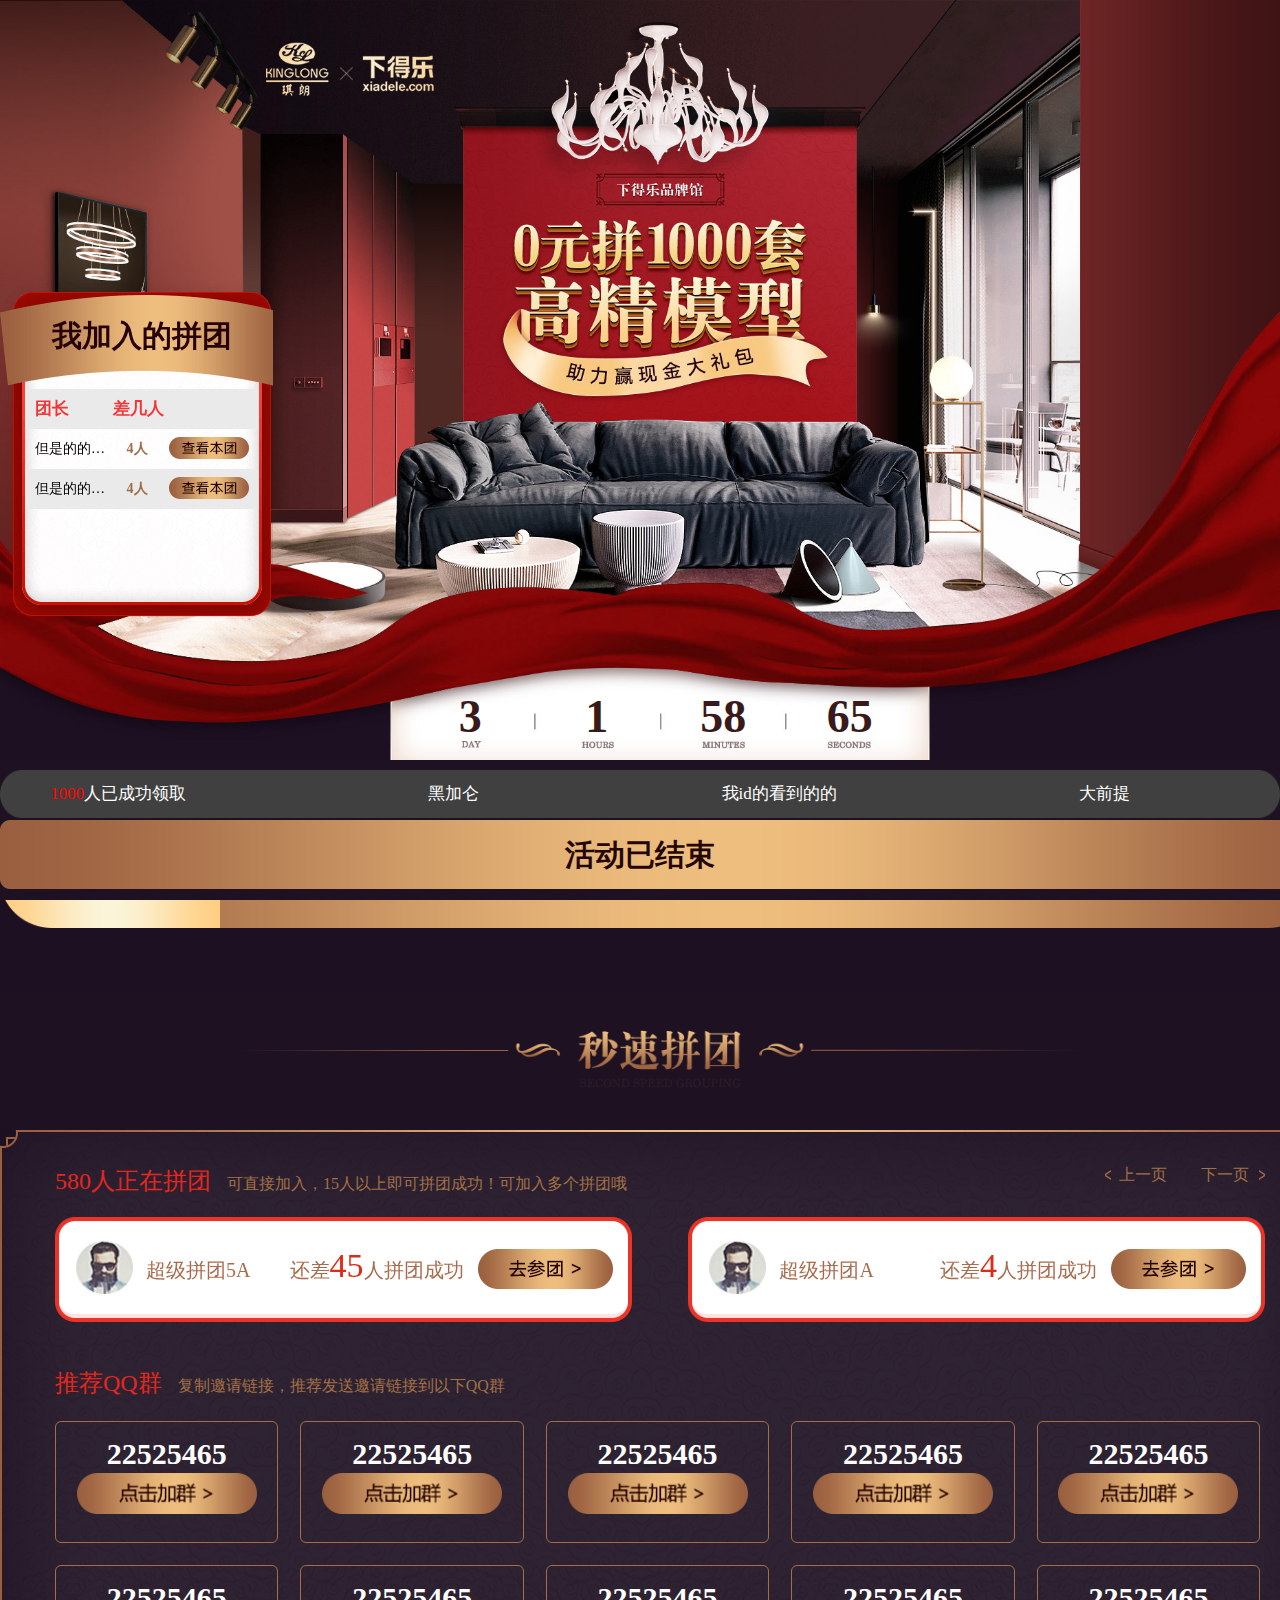
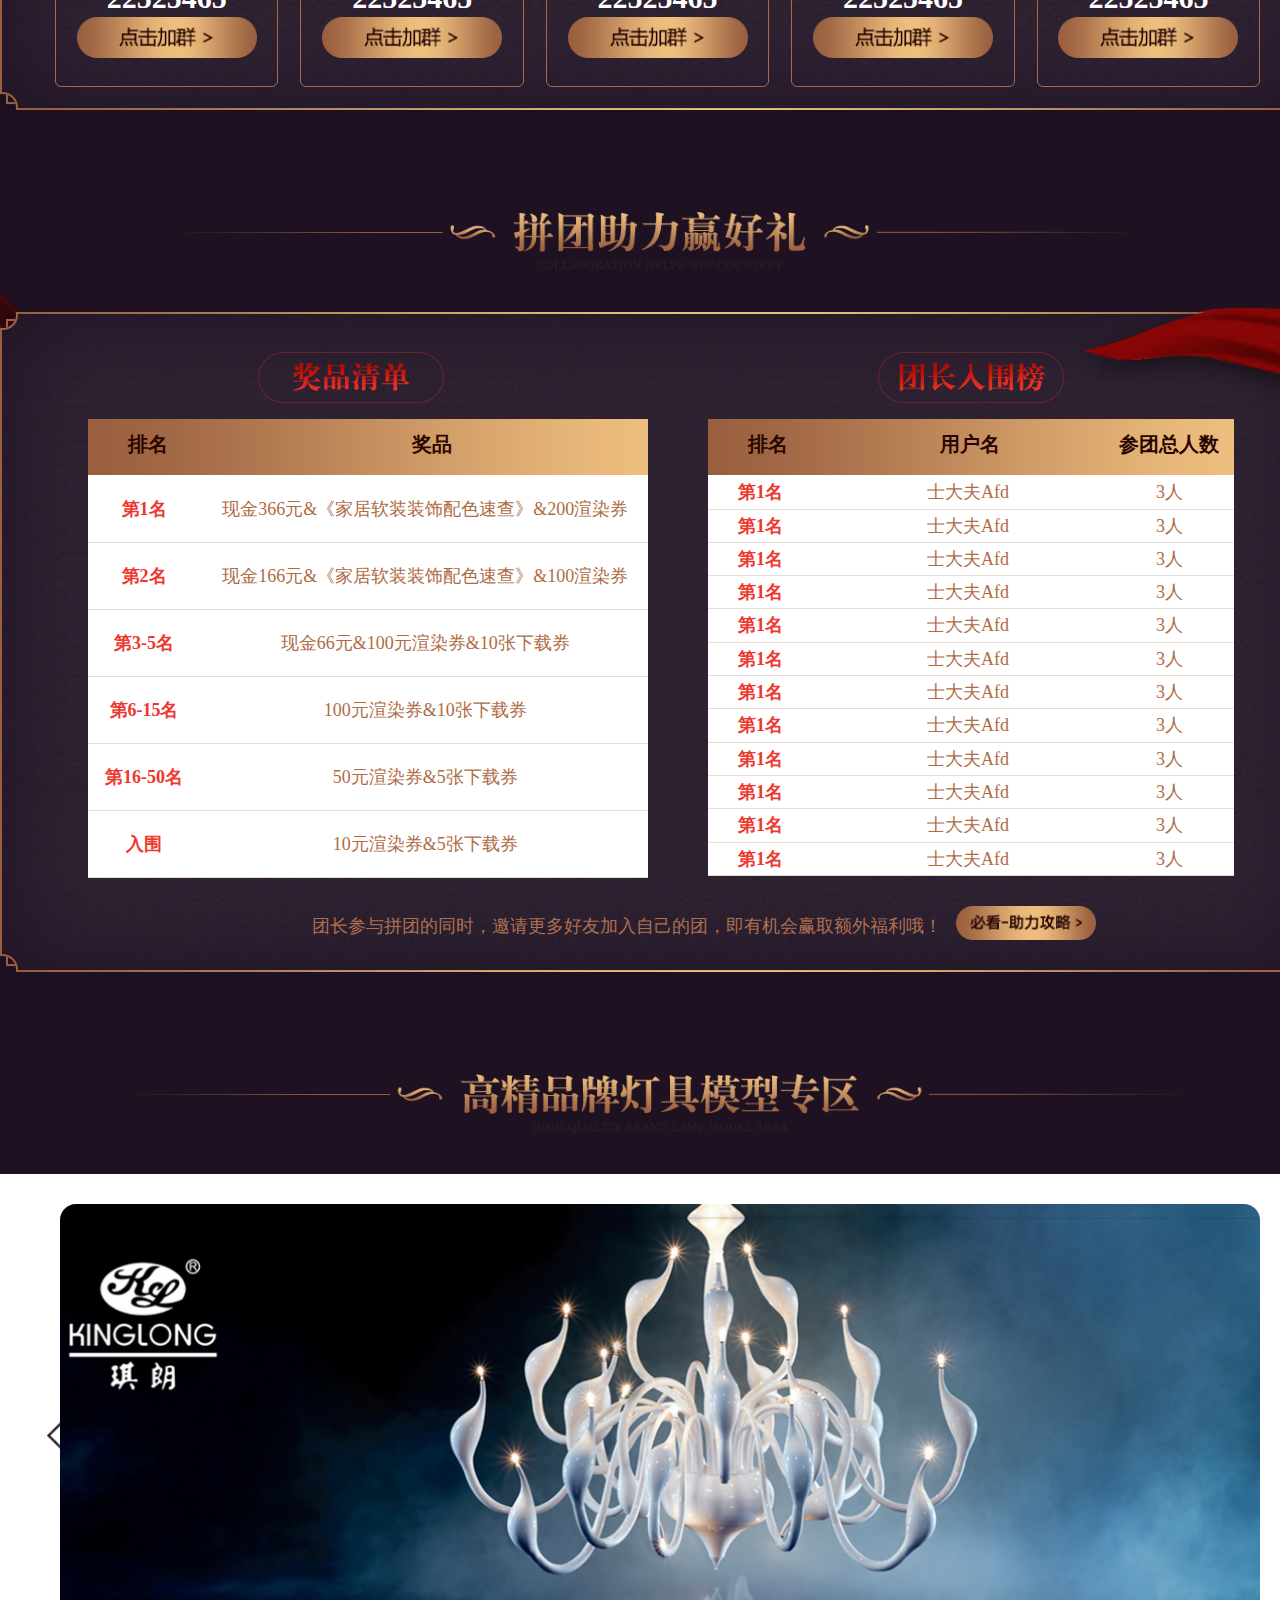
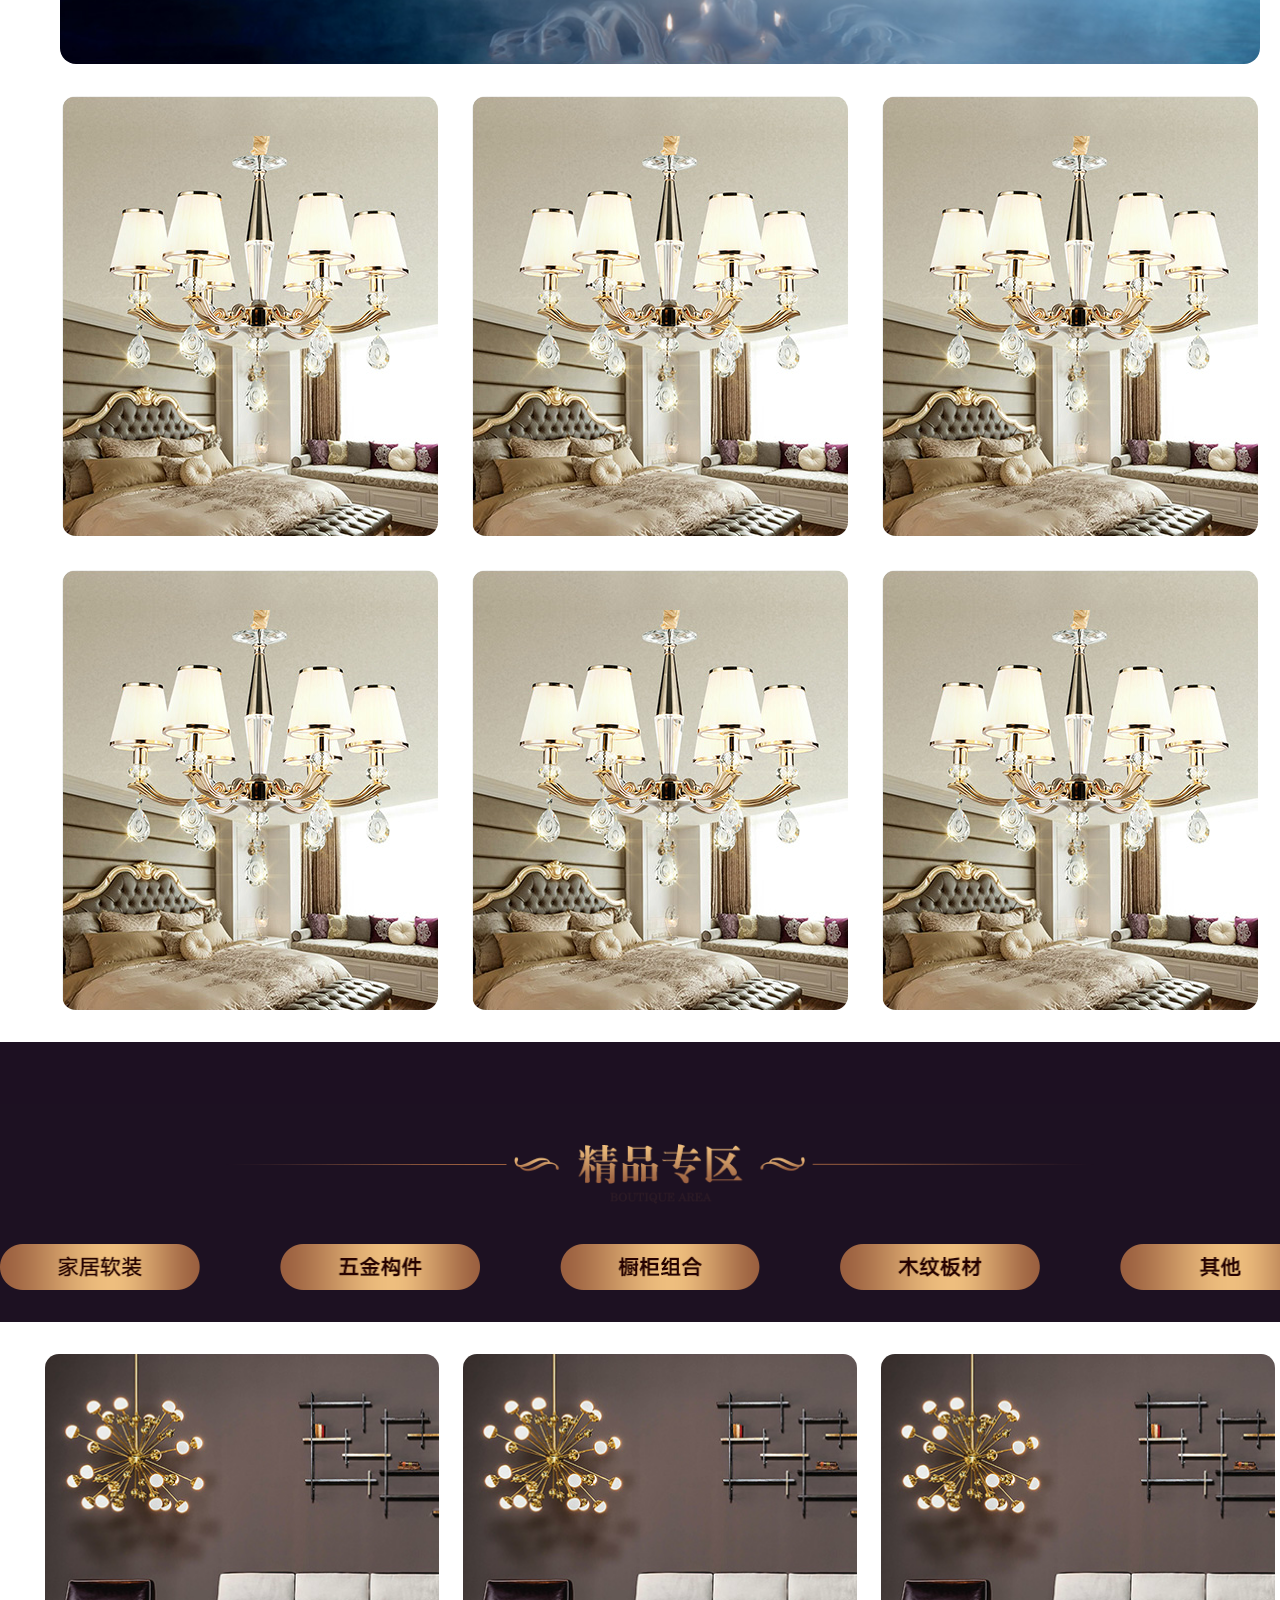
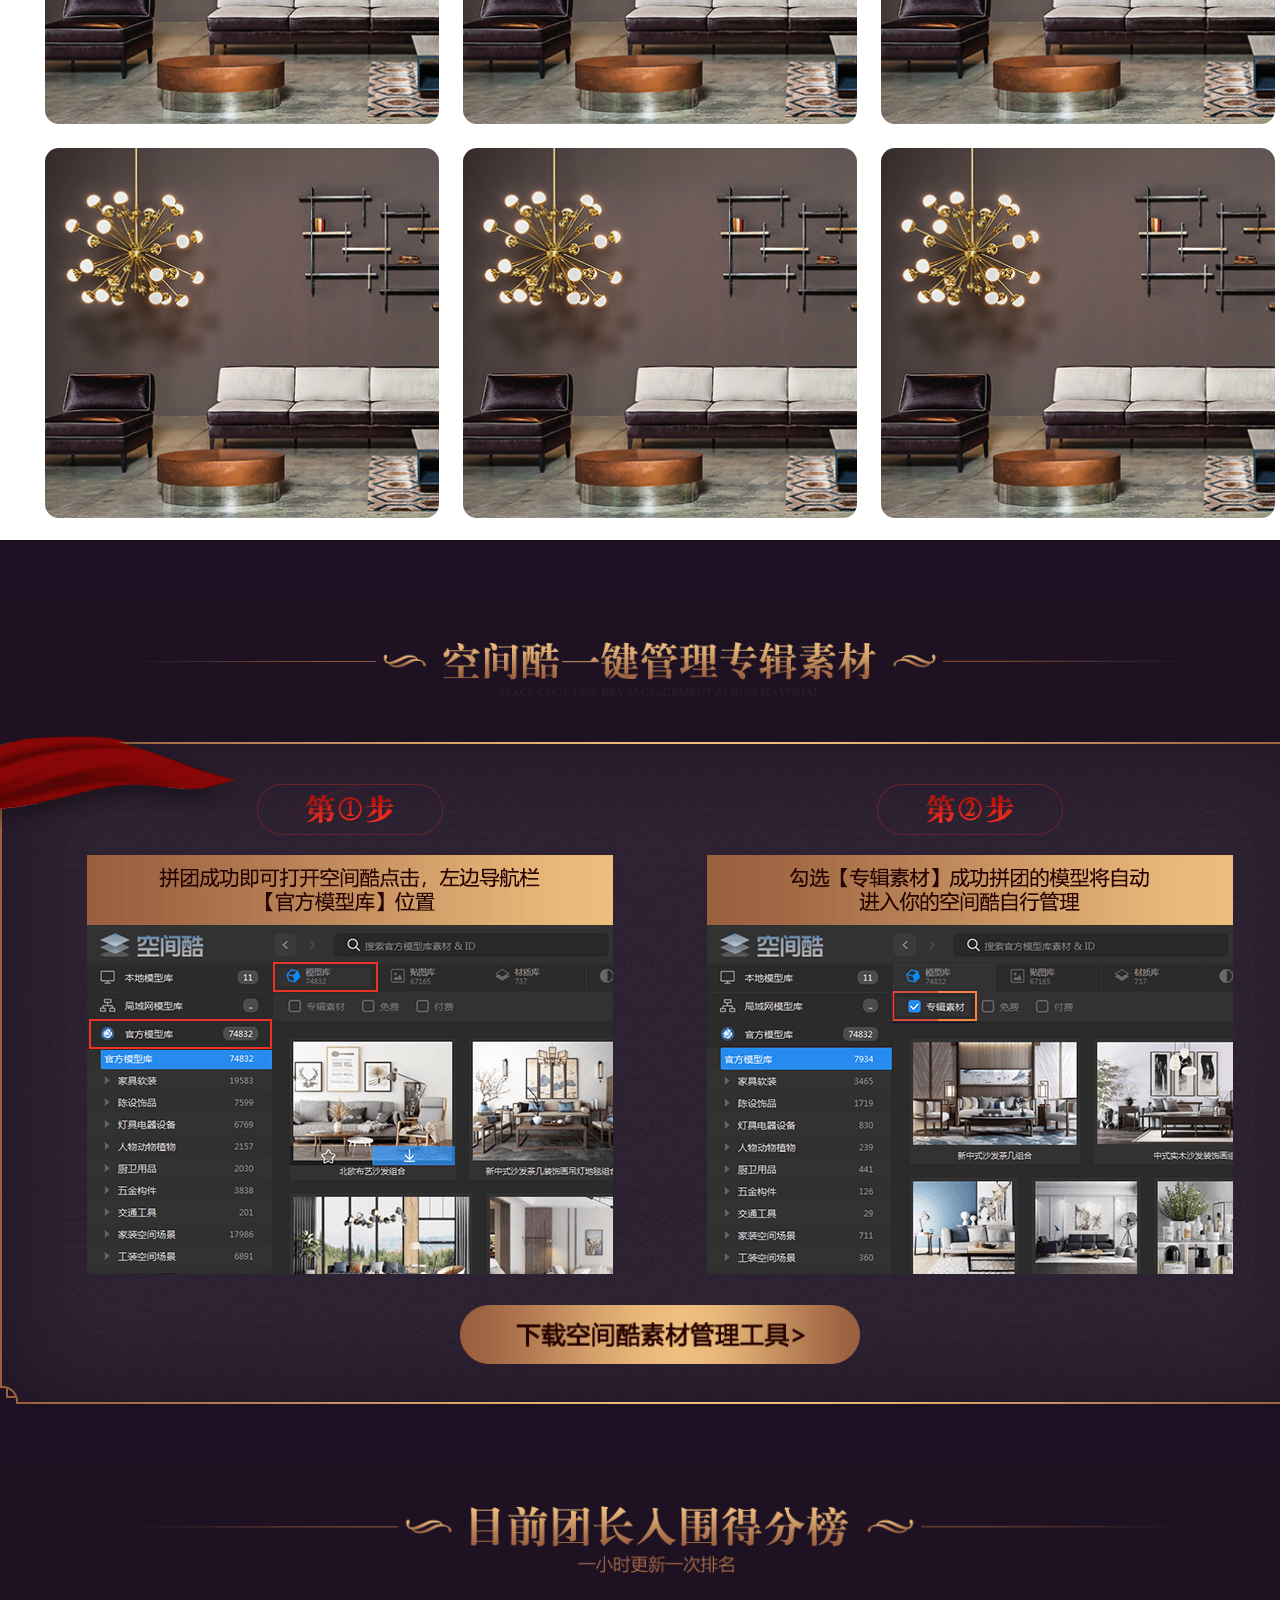
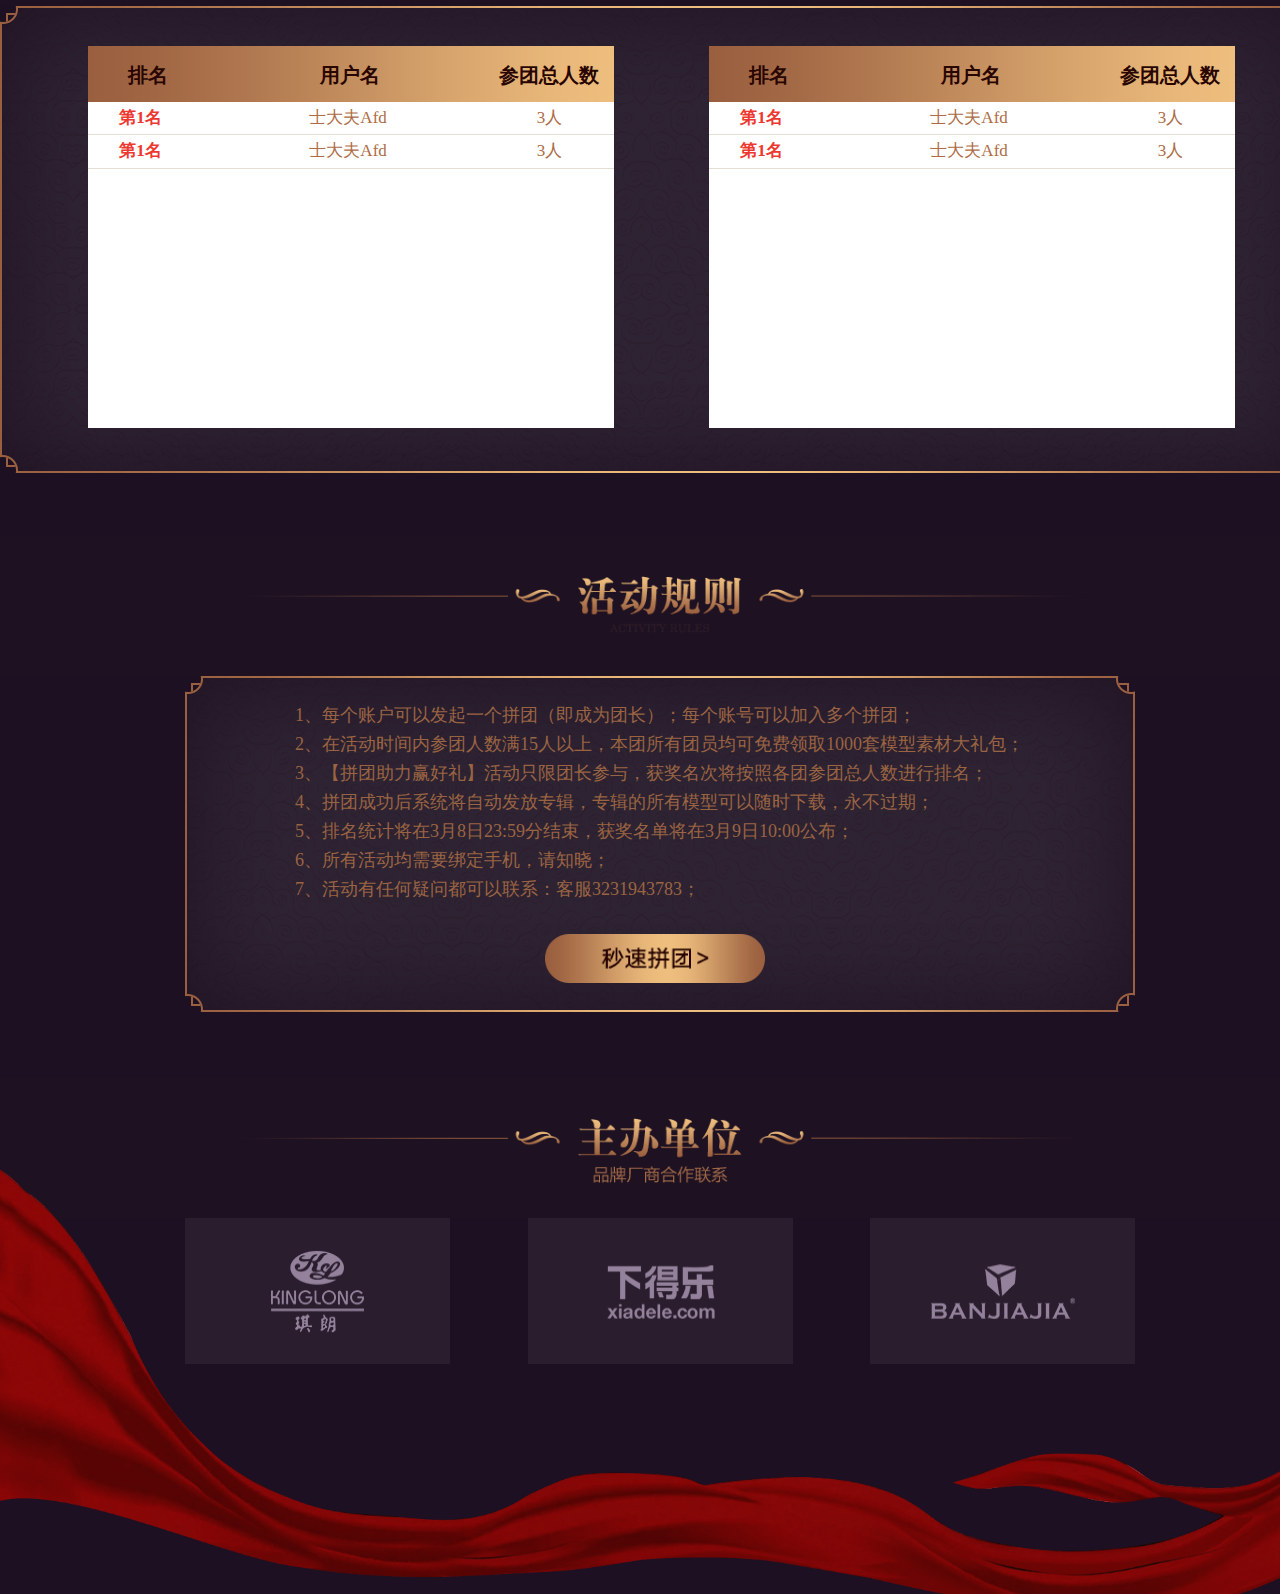
<file: index.html>
<!DOCTYPE html>
<html lang="en">
<head>
	<meta charset="UTF-8">
	<title>下得乐琪朗拼团</title>
	<link rel="stylesheet" href="css/cssreset.css">
	<link rel="stylesheet" href="css/swiper.min.css">
	<link rel="stylesheet" href="css/index.css">
</head>
<body>
	<img src="img/1.jpg" class="banner" alt="">	
	<div class="time_top">
		<ul class="time-num">
			<li>3</li>
			<li>1</li>
			<li>58</li>
			<li>65</li>
		</ul>
	</div>	
	<div class="navigation">
		<a href="javascript:void(0)">
			<img src="img/1.首页（鼠标经过）.png" alt="">
		</a>
		<a href="javascript:void(0)">
			<img src="img/2.助力达人（默认）.png" alt="">
		</a>
		<a href="javascript:void(0)">
			<img src="img/3.品牌专区（默认）.png" alt="">
		</a>
		<a href="javascript:void(0)">
			<img src="img/4.精品专区（默认）.png" alt="">
		</a>	
		<a href="legend/legend.html">	
			<img src="img/5.品牌传奇(默认）.png" alt="">
		</a>
		<a href="javascript:void(0)">
			<img src="img/6.品牌旗舰店（默认）.png" alt="">
		</a>
	</div>
	<div class="home">
		<div class="dumpling">
			<img src="img/标题.png" alt="">
		</div>
		<div class="multiplayer">			
			<div class="top">
				<p>
					<span class="being">580人正在拼团</span>
					<span class="direct">可直接加入，15人以上即可拼团成功！可加入多个拼团哦</span>	
				</p>
				<p>
					<span class="up lastp">
						<img class="last" src="img/左箭头（默认)1.png" alt="">
						上一页
					</span>
					<span class="up nextp">
						下一页
						<img class="next" src="img/右箭头（默认).png" alt="">	
					</span>
				</p>
			</div>
			<div class="middle">
				<div class="swiper-container middle-container">
					<div class="swiper-wrapper">

						<div class="swiper-slide">
							<p class="frame">
								<img class="portrait" src="img/QQ截图20190306095024.png" alt="">
								<span class="super">超级拼团5A</span>
								<span class="success">还差<b>45</b>人拼团成功</span>
								<img class="gos" src="img/去参团 （默认）.png" alt="">
							</p>
							<p class="frame">
								<img class="portrait" src="img/QQ截图20190306095024.png" alt="">
								<span class="super">超级拼团A</span>
								<span class="success">还差<b>4</b>人拼团成功</span>
								<img class="gos" src="img/去参团 （默认）.png" alt="">
							</p>
						</div>

						<div class="swiper-slide">
							<p class="frame">
								<img class="portrait" src="img/QQ截图20190306095024.png" alt="">
								<span class="super">超级拼团A</span>
								<span class="success">还差<b>1</b>人拼团成功</span>
								<img class="gos" src="img/去参团 （默认）.png" alt="">
							</p>
							<p class="frame">
								<img class="portrait" src="img/QQ截图20190306095024.png" alt="">
								<span class="super">超级拼团A</span>
								<span class="success">还差<b>1</b>人拼团成功</span>
								<img class="gos" src="img/去参团 （默认）.png" alt="">
							</p>
						</div>

					</div>
					<!-- Add Pagination -->
					<div class="swiper-pagination"></div>
					<!-- Add Arrows -->
					<div class="swiper-button-next"></div>
					<div class="swiper-button-prev"></div>
				</div>
			</div>
			<div class="below">
				<p>
					<span class="being">推荐QQ群</span>
					<span class="direct">
						复制邀请链接，推荐发送邀请链接到以下QQ群
					</span>	
				</p>
				<ul class="QQflock">
					<li>
						<span>22525465</span>
						<img src="img/点击加群（默认）.png" alt="">
					</li>
					<li>
						<span>22525465</span>
						<img src="img/点击加群（默认）.png" alt="">
					</li>
					<li>
						<span>22525465</span>
						<img src="img/点击加群（默认）.png" alt="">
					</li>
					<li>
						<span>22525465</span>
						<img src="img/点击加群（默认）.png" alt="">
					</li>
					<li>
						<span>22525465</span>
						<img src="img/点击加群（默认）.png" alt="">
					</li>
					<li>
						<span>22525465</span>
						<img src="img/点击加群（默认）.png" alt="">
					</li>
					<li>
						<span>22525465</span>
						<img src="img/点击加群（默认）.png" alt="">
					</li>
					<li>
						<span>22525465</span>
						<img src="img/点击加群（默认）.png" alt="">
					</li>
					<li>
						<span>22525465</span>
						<img src="img/点击加群（默认）.png" alt="">
					</li>
					<li>
						<span>22525465</span>
						<img src="img/点击加群（默认）.png" alt="">
					</li>
				</ul>			
			</div>
		</div>

		<div class="dumpling">
			<img class="roll" src="img/标题1.png" alt="">
		</div>
		<div class="gift-element-box">
			<img class="gift-element" src="img/元素.png" alt="">
		</div>		
		<div class="gift">			
			<div class="cen">
				<div class="cen-allt left">
					<div class="top">
						<p class="top-cen">
							<span>排名</span>
							<span>奖品</span>
						</p>
					</div>
					<ul class="cen-list">
						<li class="cen-li">
							<span class="ranking">第1名</span>
							<span class="prize">现金366元&《家居软装装饰配色速查》&200渲染券
</span>
						</li>
						<li class="cen-li">
							<span class="ranking">第2名</span>
							<span class="prize">现金166元&《家居软装装饰配色速查》&100渲染券
</span>
						</li>
							<li class="cen-li">
							<span class="ranking">第3-5名</span>
							<span class="prize">现金66元&100元渲染券&10张下载券
</span>
						</li>
						<li class="cen-li">
							<span class="ranking">第6-15名</span>
							<span class="prize">100元渲染券&10张下载券</span>
						</li>
							<li class="cen-li">
							<span class="ranking">第16-50名</span>
							<span class="prize">50元渲染券&5张下载券
</span>
						</li>
						<li class="cen-li">
							<span class="ranking">入围</span>
							<span class="prize">10元渲染券&5张下载券</span>
						</li>
					</ul>
				</div>
				<div class="cen-allt right">
					<div class="top right_top">
						<p class="top-cen right_title">
							<span>排名</span>
							<span>用户名</span>
							<span>参团总人数</span>
						</p>
					</div>
					<ul class="cen-list">
						<li class="cen-li right-li">
							<span class="ranking">第1名</span>
							<span class="nameq">士大夫Afd</span>
							<span class="numberq">3人</span>
						</li>
						<li class="cen-li right-li">
							<span class="ranking">第1名</span>
							<span class="nameq">士大夫Afd</span>
							<span class="numberq">3人</span>
						</li>
								<li class="cen-li right-li">
							<span class="ranking">第1名</span>
							<span class="nameq">士大夫Afd</span>
							<span class="numberq">3人</span>
						</li>
						<li class="cen-li right-li">
							<span class="ranking">第1名</span>
							<span class="nameq">士大夫Afd</span>
							<span class="numberq">3人</span>
						</li>
								<li class="cen-li right-li">
							<span class="ranking">第1名</span>
							<span class="nameq">士大夫Afd</span>
							<span class="numberq">3人</span>
						</li>
						<li class="cen-li right-li">
							<span class="ranking">第1名</span>
							<span class="nameq">士大夫Afd</span>
							<span class="numberq">3人</span>
						</li>
								<li class="cen-li right-li">
							<span class="ranking">第1名</span>
							<span class="nameq">士大夫Afd</span>
							<span class="numberq">3人</span>
						</li>
						<li class="cen-li right-li">
							<span class="ranking">第1名</span>
							<span class="nameq">士大夫Afd</span>
							<span class="numberq">3人</span>
						</li>
								<li class="cen-li right-li">
							<span class="ranking">第1名</span>
							<span class="nameq">士大夫Afd</span>
							<span class="numberq">3人</span>
						</li>
						<li class="cen-li right-li">
							<span class="ranking">第1名</span>
							<span class="nameq">士大夫Afd</span>
							<span class="numberq">3人</span>
						</li>
									<li class="cen-li right-li">
							<span class="ranking">第1名</span>
							<span class="nameq">士大夫Afd</span>
							<span class="numberq">3人</span>
						</li>
						<li class="cen-li right-li">
							<span class="ranking">第1名</span>
							<span class="nameq">士大夫Afd</span>
							<span class="numberq">3人</span>
						</li>	
					</ul>
				</div>
			</div>
			<div class="bottom">
				团长参与拼团的同时，邀请更多好友加入自己的团，即有机会赢取额外福利哦！
				<img class="bottom-img" src="img/必看-助力攻略 （默认）.png" alt="">
			</div>
		</div>

		<div class="dumpling">
			<img class="roll1" src="img/标题g.png" alt="">
		</div>
		<div class="Boutique">
			<p class="arrows">
				<img class="arrows-left" src="img/左箭头（默认）.png" alt="">
				<img class="arrows-right" src="img/右箭头（默认）.png" alt="">
			</p>
			<div class="swiper-container Boutique-container">
				<div class="swiper-wrapper">

					<div class="swiper-slide">
						<img class="imga" src="img/QQ截图20190306135059.png" alt="">
					</div>

					<div class="swiper-slide">
						<img class="imga" src="img/QQ截图20190306135059.png" alt="">
					</div>

				</div>
				<!-- Add Pagination -->
				<div class="swiper-pagination"></div>
				<!-- Add Arrows -->
				<div class="swiper-button-next"></div>
				<div class="swiper-button-prev"></div>
			</div>

			<div class="bottom">
				<ul class="bottom-ul">
					<li class="bottom-li"><img src="img/QQ截图20190306135119.png" alt=""></li>
					<li class="bottom-li"><img src="img/QQ截图20190306135119.png" alt=""></li>
					<li class="bottom-li"><img src="img/QQ截图20190306135119.png" alt=""></li>
					<li class="bottom-li"><img src="img/QQ截图20190306135119.png" alt=""></li>
					<li class="bottom-li"><img src="img/QQ截图20190306135119.png" alt=""></li>
					<li class="bottom-li"><img src="img/QQ截图20190306135119.png" alt=""></li>
				</ul>
			</div>
		</div>

		<div class="dumpling">
			<img class="roll2" src="img/标题zs.png" alt="">
		</div>
		<div class="prefecture">
			<p class="prefecture-nav">
				<img src="img/1.家居软装（默认）.png" alt="">
				<img src="img/2五金构件（默认）.png" alt="">
				<img src="img/3橱柜组合（默认）.png" alt="">
				<img src="img/4木纹板材（默认）.png" alt="">
				<img src="img/5.其他（默认）.png" alt="">
			</p>
			<div class="bottom">
				<ul class="bottom-ul">
					<li class="bottom-li"><img src="img/QQ截图20190306135138.png" alt=""></li>
					<li class="bottom-li"><img src="img/QQ截图20190306135138.png" alt=""></li>
					<li class="bottom-li"><img src="img/QQ截图20190306135138.png" alt=""></li>
					<li class="bottom-li"><img src="img/QQ截图20190306135138.png" alt=""></li>
					<li class="bottom-li"><img src="img/QQ截图20190306135138.png" alt=""></li>
					<li class="bottom-li"><img src="img/QQ截图20190306135138.png" alt=""></li>
				</ul>
			</div>
		</div>
		<div class="dumpling">
			<img class="roll1" src="img/标题k3.png" alt="">
		</div>
		<div class="gift-element-box gift-element-box1">
			<img class="gift-element" src="img/元素1.png" alt="">
		</div>
		<div class="cruel">			
			<img class="cruel-button" src="img/空间酷一键管理专辑素材（默认）.png" alt="">		
		</div>
		<div class="dumpling">
			<img class="roll1" src="img/标题m.png" alt="">
		</div>

		<div class="gift now">			
			<div class="cen">
				<div class="cen-allt right right1">
					<div class="top right_top">
						<p class="top-cen right_title">
							<span>排名</span>
							<span>用户名</span>
							<span>参团总人数</span>
						</p>
					</div>
					<ul class="cen-list">
						<li class="cen-li right-li">
							<span class="ranking">第1名</span>
							<span class="nameq">士大夫Afd</span>
							<span class="numberq">3人</span>
						</li>
						<li class="cen-li right-li">
							<span class="ranking">第1名</span>
							<span class="nameq">士大夫Afd</span>
							<span class="numberq">3人</span>
						</li>
					</ul>
				</div>
				<div class="cen-allt right">
					<div class="top right_top">
						<p class="top-cen right_title">
							<span>排名</span>
							<span>用户名</span>
							<span>参团总人数</span>
						</p>
					</div>
					<ul class="cen-list">
						<li class="cen-li right-li">
							<span class="ranking">第1名</span>
							<span class="nameq">士大夫Afd</span>
							<span class="numberq">3人</span>
						</li>
						<li class="cen-li right-li">
							<span class="ranking">第1名</span>
							<span class="nameq">士大夫Afd</span>
							<span class="numberq">3人</span>
						</li>
					</ul>
				</div>
			</div>
		</div>

		<div class="dumpling">
			<img src="img/标题h.png" alt="">
		</div>
		
		<div class="rule">
			<p>1、每个账户可以发起一个拼团（即成为团长）；每个账号可以加入多个拼团；
				2、在活动时间内参团人数满15人以上，本团所有团员均可免费领取1000套模型素材大礼包；
				3、【拼团助力赢好礼】活动只限团长参与，获奖名次将按照各团参团总人数进行排名；
				4、拼团成功后系统将自动发放专辑，专辑的所有模型可以随时下载，永不过期；
				5、排名统计将在3月8日23:59分结束，获奖名单将在3月9日10:00公布；
				6、所有活动均需要绑定手机，请知晓；
				7、活动有任何疑问都可以联系：客服3231943783；
			</p>
			<img src="img/秒速拼团（默认）.png" alt="">
		</div>

		<div class="dumpling">
			<img src="img/标题z.png" alt="">
		</div>

		<div class="unit">
			<img src="img/1（默认）.png" alt="">
			<img src="img/2（默认）.png" alt="">
			<img src="img/3（默认）.png" alt="">
		</div>

		<img src="img/元素2.png" draggable="false" class="home-bottom" alt="">
	</div>
	
	<!-- 侧边栏 -->

	<div class="sidebar-left">
		<div class="sidebar-box">
			<p class="title">我加入的拼团</p>
			<p class="nav">
				<span class="nav-colonel">团长</span>
				<span>差几人</span>
			</p>
			<ul class="sidebar-ul">
				<li>
					<span class="colonel-name">但是的的的的</span>
					<span class="colonel-num">4人</span>
					<img class="colonel-button" src="img/查看本团（默认）.png" alt="">
				</li>
				<li>
					<span class="colonel-name">但是的的的的</span>
					<span class="colonel-num">4人</span>
					<img class="colonel-button" src="img/查看本团（默认）.png" alt="">
				</li>
			</ul>
		</div>
	</div>
	<div class="sidebar1-right">
		<p class="time">倒计时4天</p>
		<div class="sidebar1-list-button">
			<img src="img/秒速拼团(默认）.png" alt="">
			<img src="img/助力达人（默认）.png" alt="">
			<img src="img/品牌专区（默认）.png" alt="">
			<img src="img/精品专区（默认）.png" alt="">
			<img src="img/一键管理素材(默认）.png" alt="">
			<img src="img/活动规则（默认）.png" alt="">
		</div>
		<img class="sidebar1-head" src="img/返回顶部.png" alt="">
	</div>


	<!-- 弹出窗,底部导航 -->
	<!-- 模型下载提升 -->
	<div class="popup-backgrund popup-model">
		<div class="popup">
			<div class="popup-box">
				<p class="popup-title">模型下载提示</p>
				<p class="popup-cen">由于拼团人数过多，为了保证大家的高速下载速度，拼团专辑每天可下载20个</p>
				<p class="popup-upper">您今天下载已达上限!</p>
				<img class="popup-download" src="img/下载更多免费模型 （默认）.png" alt="">
				<img class="popup-download" src="img/下载素材管理器 （默认）.png" alt="">
				<p class="popup-cen">下载控件酷素材管理器可一键管理素材,下载无限制拖拽即可使用</p>
				<img class="popup-close" src="img/关闭按钮 （默认）.png" alt="">
			</div>
		</div>
	</div>

	<!-- 黑加仑 -->
	<div class="popup-backgrund popup-black">
		<div class="popup">
			<div class="popup-box">
				<p class="popup-title">参与黑加仑的拼团</p>	
				<p class="popup-upper">仅剩3个名额</p>
				<ul class="black-ul">
					<li>
						<p>团长</p>
						<img src="img/QQ截图20190306095024.png" alt="">
					</li>
					<li><img src="img/QQ截图20190306095024.png" alt=""></li>
				</ul>
				<img class="popup-download" src="img/参与拼团 （默认）.png" alt="">
				<img class="popup-close" src="img/关闭按钮 （默认）.png" alt="">
			</div>
		</div>
	</div>

	<!-- 拼团成功 -->
	<div class="popup-backgrund popup-success">
		<div class="popup">
			<div class="popup-box">
				<p class="popup-title">恭喜你！拼团成功</p>
				<p class="popup-cen popup-cen1">下得乐品牌专辑库专辑已发放到你的个人中心，专辑可随时下载永不过期!</p>				
				<img class="popup-download popup-dow" src="img/查看专辑 （默认）.png" alt="">
				<p class="popup-cen popup-cenx">注: 模型可在吓得乐个人中心-专辑管理查看</p>
				<img class="popup-close" src="img/关闭按钮 （默认）.png" alt="">
			</div>
		</div>
	</div>


	<!-- 成功开团 -->
	<div class="popup-backgrund popup-open popup-open1">
		<div class="popup">
			<div class="popup-box">
				<p class="popup-title">你已成功开团</p>
				<p class="open-cen">距0元领取模型还差<span class="open-num">13</span>人</p>
				<p class="open-cen">距0元领取模型还差<span class="open-num">143</span>人</p>
				<div class="open-connect">
					<input type="text" placeholder="分享链接：www.xiadd.com.dld.com">
					<img src="img/复制链接（默认）.png" alt="">
				</div>
				<div class="open-tub">
					<img src="img/qq（默认）.png" alt="">
					<img src="img/微信（默认）.png" alt="">
					<img src="img/空间（默认）.png" alt="">
					<img src="img/微博（默认）.png" alt="">
				</div>
				<img class="popup-close" src="img/关闭按钮 （默认）.png" alt="">
			</div>
		</div>
	</div>


	<!-- 成功参团 -->
	<div class="popup-backgrund popup-open popup-join">
		<div class="popup">
			<div class="popup-box">
				<p class="popup-title">你已成功参团</p>
				<p class="open-cen">拼团成不成功就靠你啦！</p>
				<p class="open-cen">来邀请好友参与吧！</p>
				<div class="open-connect">
					<input type="text" placeholder="分享链接：www.xiadd.com.dld.com">
					<img src="img/复制链接（默认）.png" alt="">
				</div>
				<div class="open-tub">
					<img src="img/qq（默认）.png" alt="">
					<img src="img/微信（默认）.png" alt="">
					<img src="img/空间（默认）.png" alt="">
					<img src="img/微博（默认）.png" alt="">
				</div>
				<img class="popup-close" src="img/关闭按钮 （默认）.png" alt="">
			</div>
		</div>
	</div>


<!-- 邀请好友 -->
	<div class="popup-backgrund popup-open popup-friend">
		<div class="popup">
			<div class="popup-box">
				<p class="popup-title">邀请好友参团</p>
				<p class="open-cen">快邀请更多好友，</p>
				<p class="open-cen">一起助力领大奖吧！</p>
				<div class="open-connect">
					<input type="text" placeholder="分享链接：www.xiadd.com.dld.com">
					<img src="img/复制链接（默认）.png" alt="">
				</div>
				<div class="open-tub">
					<img src="img/qq（默认）.png" alt="">
					<img src="img/微信（默认）.png" alt="">
					<img src="img/空间（默认）.png" alt="">
					<img src="img/微博（默认）.png" alt="">
				</div>
				<img class="popup-close" src="img/关闭按钮 （默认）.png" alt="">
			</div>
		</div>
	</div>

	<!-- 团长助力 -->
	<div class="popup-backgrund popup-open popup-long">
		<div class="popup">
			<div class="popup-box">
				<p class="popup-title">团长助力好礼榜</p>
				<p class="open-cen">已有<span class="open-num">43</span>人加入你的拼团</p>
				<p class="open-cen">快召唤好友为你助力赢大奖</p>
				<p class="open-cen">倒计时
					<span class="friend-number">7</span>
					<span class="friend-number">2</span>
					<span class="friend-number1">:</span>
					<span class="friend-number">3</span>
					<span class="friend-number">4</span>
				</p>
				<div class="open-connect">
					<input type="text" placeholder="分享链接：www.xiadd.com.dld.com">
					<img src="img/复制链接（默认）.png" alt="">
				</div>
				<div class="open-tub">
					<img src="img/qq（默认）.png" alt="">
					<img src="img/微信（默认）.png" alt="">
					<img src="img/空间（默认）.png" alt="">
					<img src="img/微博（默认）.png" alt="">
				</div>
				<img class="popup-close" src="img/关闭按钮 （默认）.png" alt="">
			</div>
		</div>
	</div>


	<!-- 助力玩法攻略 -->
	<div class="popup-backgrund popup-open popup-playing">
		<div class="popup">
			<div class="popup-box">
				<p class="popup-title">助力玩法攻略</p>
				<p class="open-cen playing-cen">助力玩法：
					1.点击【我要开团】成为团长；
					2.邀请好友，每加入一个的好友都累积一分
					3.邀请满20人即可加入团长入围榜进行排名
					4. 活动结束后入围的即可获得额外奖品；

					温馨提示：
					1.团成员满15人以上即可全员领取1000模型
					2.团长也可以加入到其它人的拼团；
					3.据说分享到群更容易集助力哦；
				</p>
				<img class="popup-download" src="img/我要开团（默认）.png" alt="">
				<img class="popup-close" src="img/关闭按钮 （默认）.png" alt="">
			</div>
		</div>
	</div>

	<!-- 底部导航 秒速-->
	<div class="bottom-all bottom-speed">
		<div class="bottom-box">
		<div class="name">
			<p><span>1000</span>人已成功领取</p>
			<p>黑加仑</p>
			<p>我id的看到的的</p>
			<p>大前提</p>
		</div>
		<div class="skip">
			<p class="left">￥0元我要开团</p>			
			<p class="right">加入秒速拼团</p>
		</div>
		</div>
	</div>

	<!-- 底部导航 活动说明-->
	<div class="bottom-all bottom-explain">
		<div class="bottom-box">
		<div class="name">
			<p><span>100</span>人已加入本团</p>
			<p>对分搜索</p>

			<p>&nbsp;&nbsp;&nbsp;&nbsp;&nbsp;&nbsp;&nbsp;&nbsp;&nbsp;&nbsp;&nbsp;&nbsp;&nbsp;&nbsp;&nbsp;&nbsp;</p>
			<p>&nbsp;&nbsp;&nbsp;&nbsp;&nbsp;&nbsp;&nbsp;&nbsp;&nbsp;&nbsp;&nbsp;&nbsp;&nbsp;&nbsp;&nbsp;&nbsp;</p>
		</div>
		<div class="skip">
			<p class="left">活动说明</p>			
			<p class="right">邀请好友参团</p>
		</div>
		</div>
	</div>
		
	<!-- 底部导航 开团-->
	<div class="bottom-all bottom-open">
		<div class="bottom-box">
		<div class="name">
			<p><span>1000</span>人已成功领取</p>
			<p>黑加仑</p>
			<p>我id的看到的的</p>
			<p>大前提</p>
		</div>
		<div class="skip">
			<p class="left">￥0元我要开团</p>			
			<p class="right">加入本团</p>
		</div>
		</div>
	</div>

		<!-- 底部导航 结束-->
	<div class="bottom-all bottom-finish">
		<div class="bottom-box">
		<div class="name">
			<p><span>1000</span>人已成功领取</p>
			<p>黑加仑</p>
			<p>我id的看到的的</p>
			<p>大前提</p>
		</div>
		<div class="skip">			
			<p class="right">活动已结束</p>
		</div>
		</div>
	</div>


	<script src="js/jquery-3.1.1.min.js"></script>
	<script src="js/swiper.min.js"></script>
	<script src="js/index.js"></script>
</body>
</html>
</file>
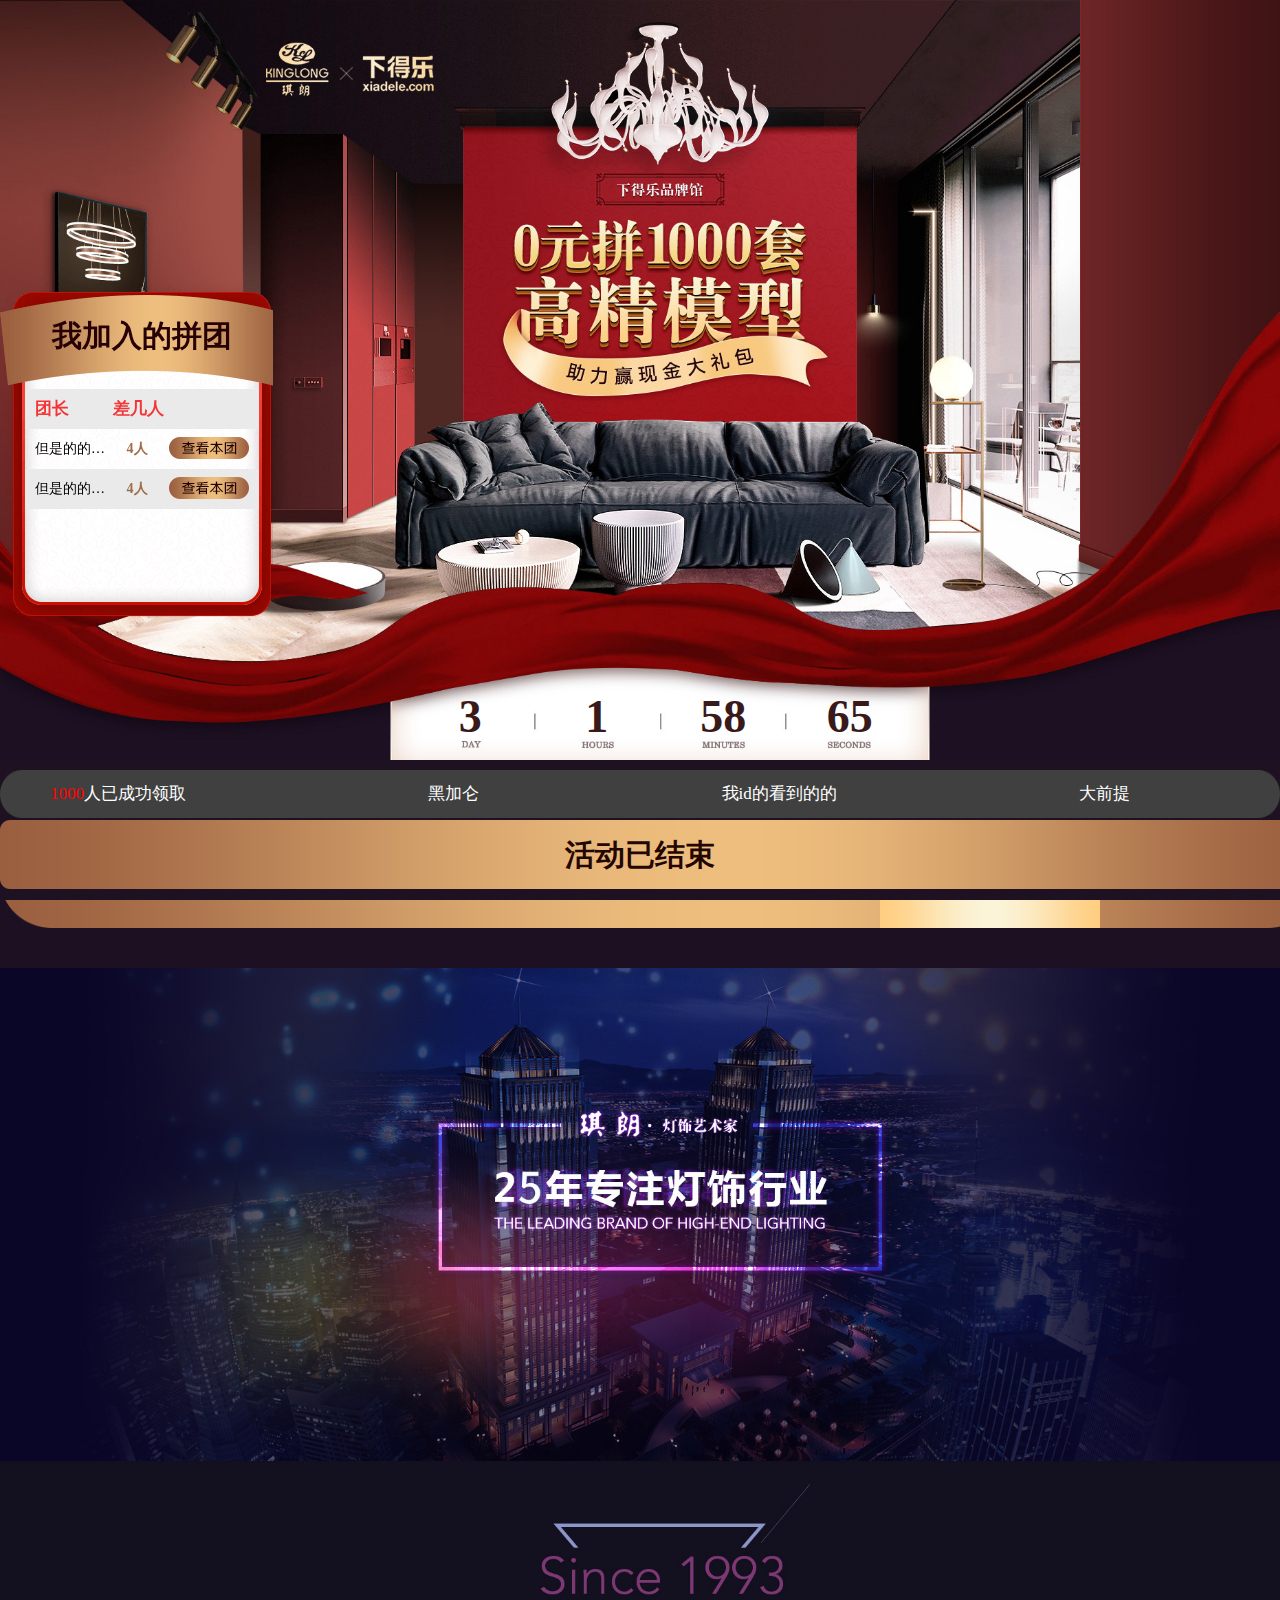
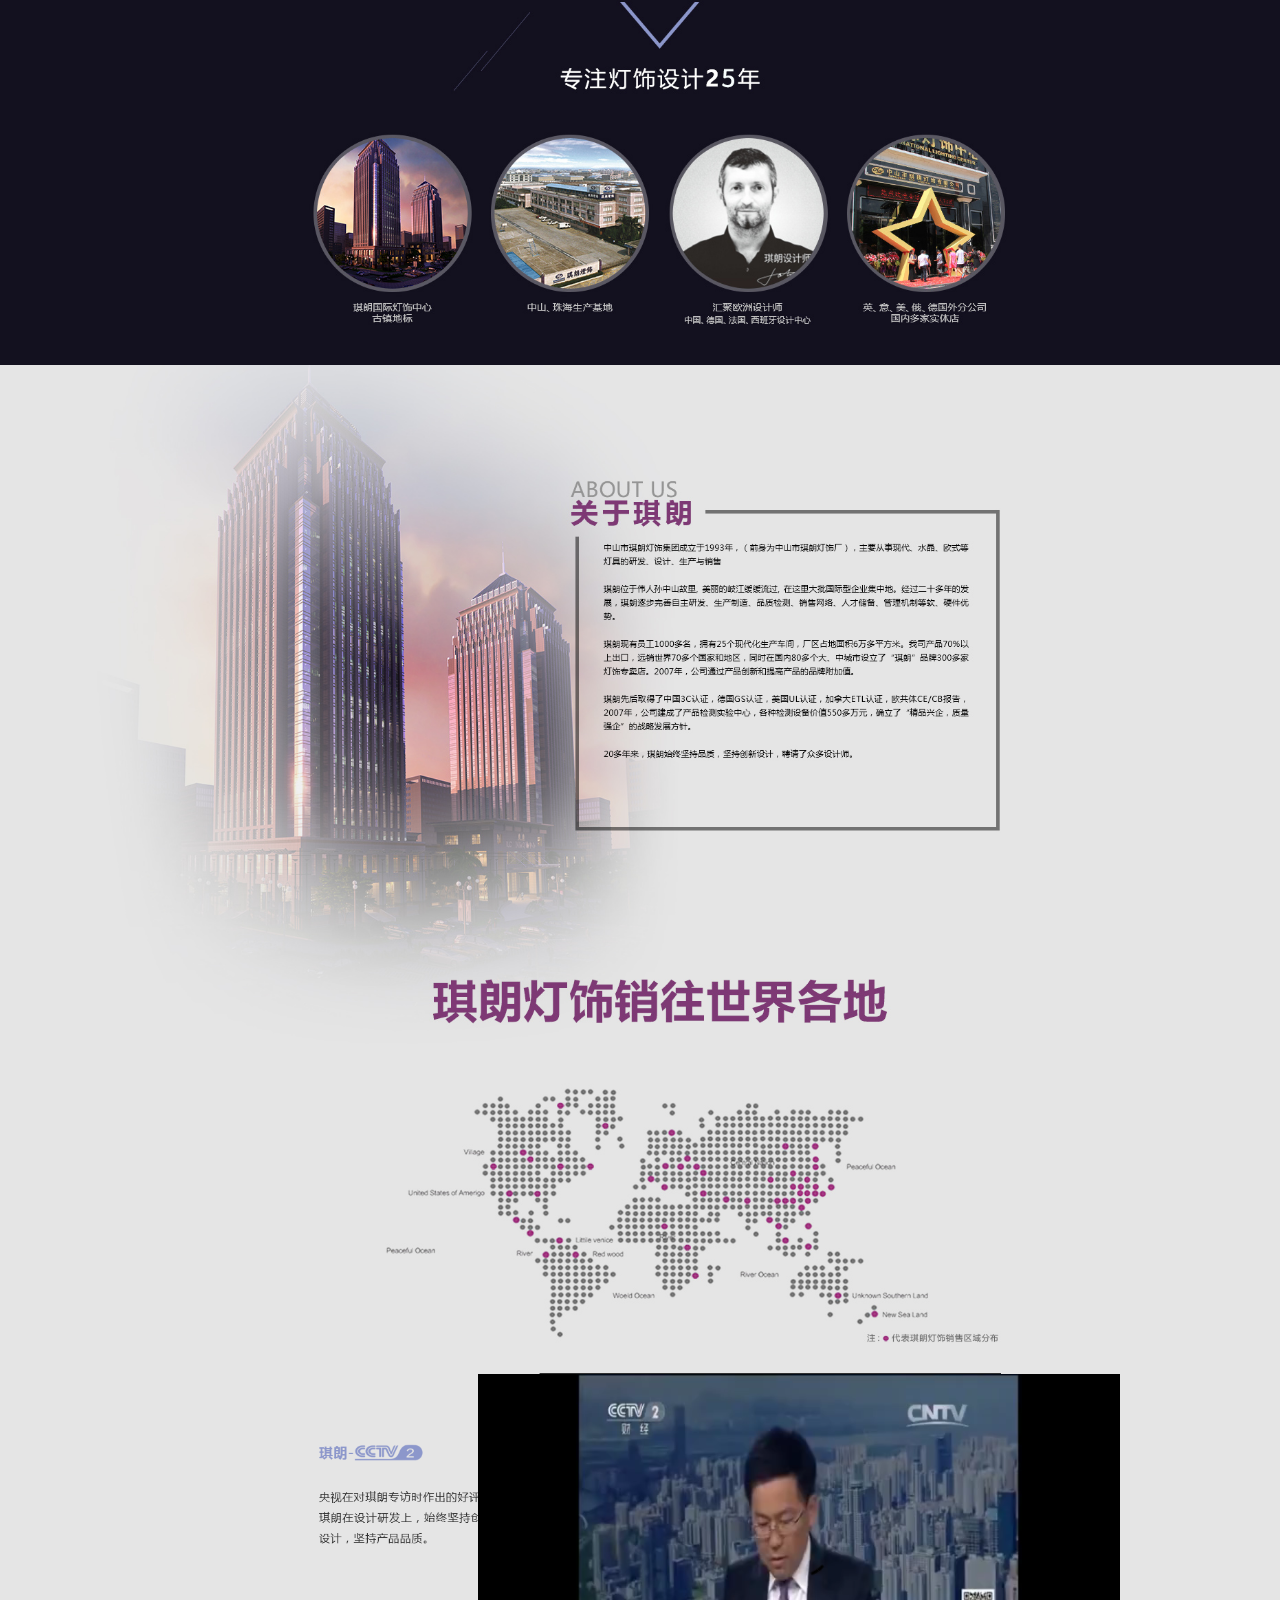
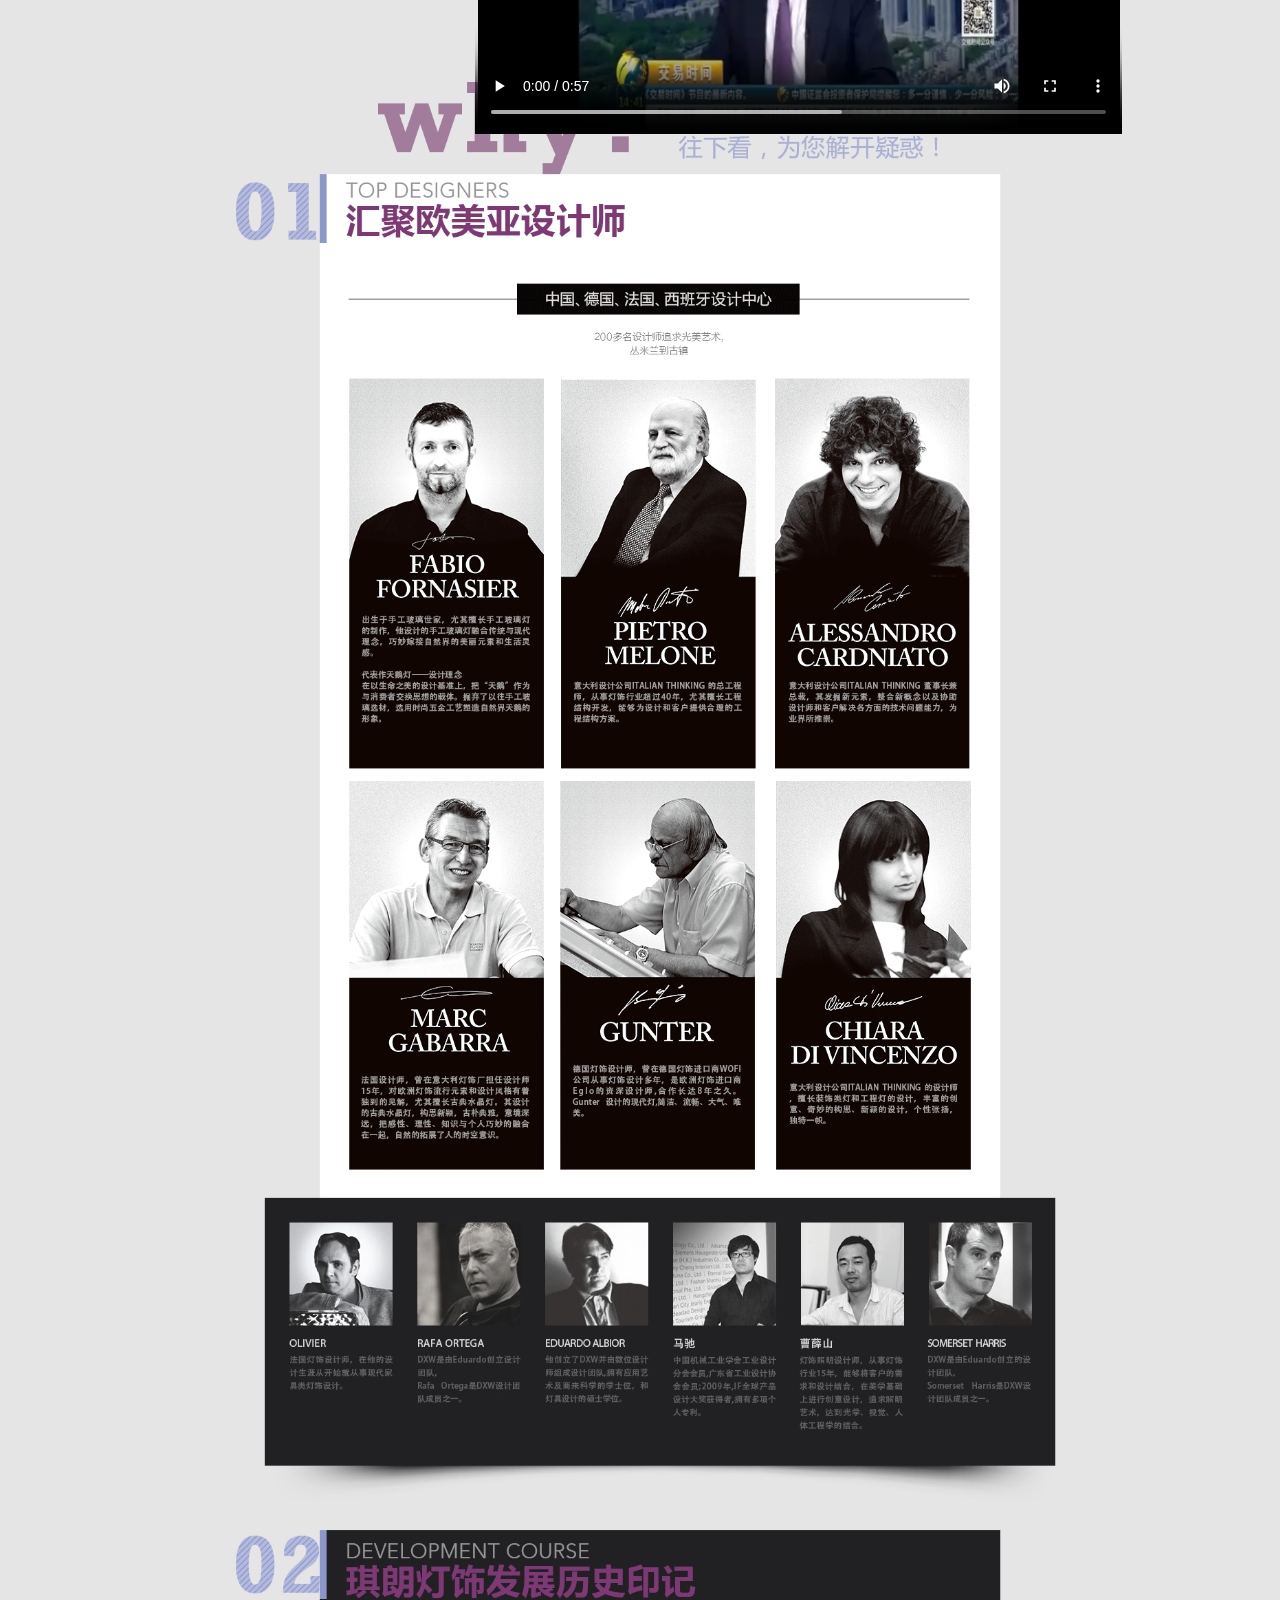
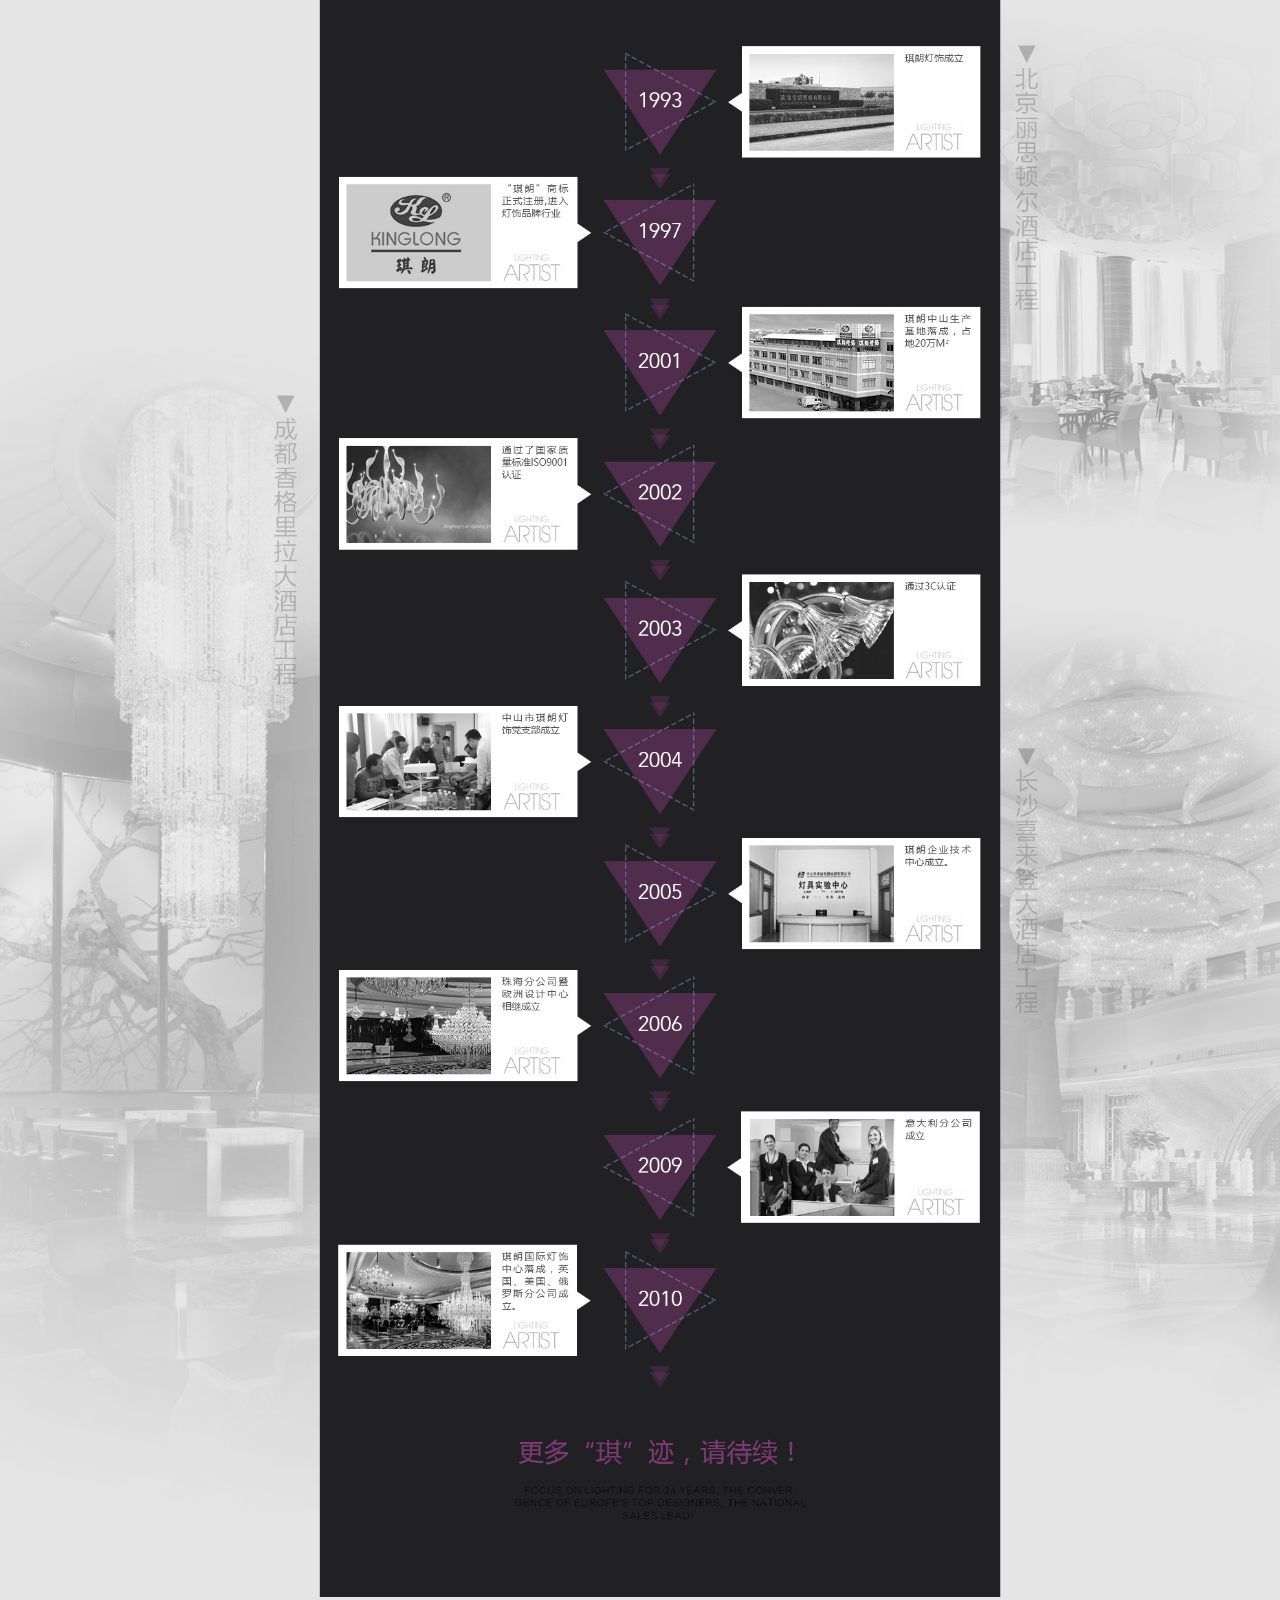
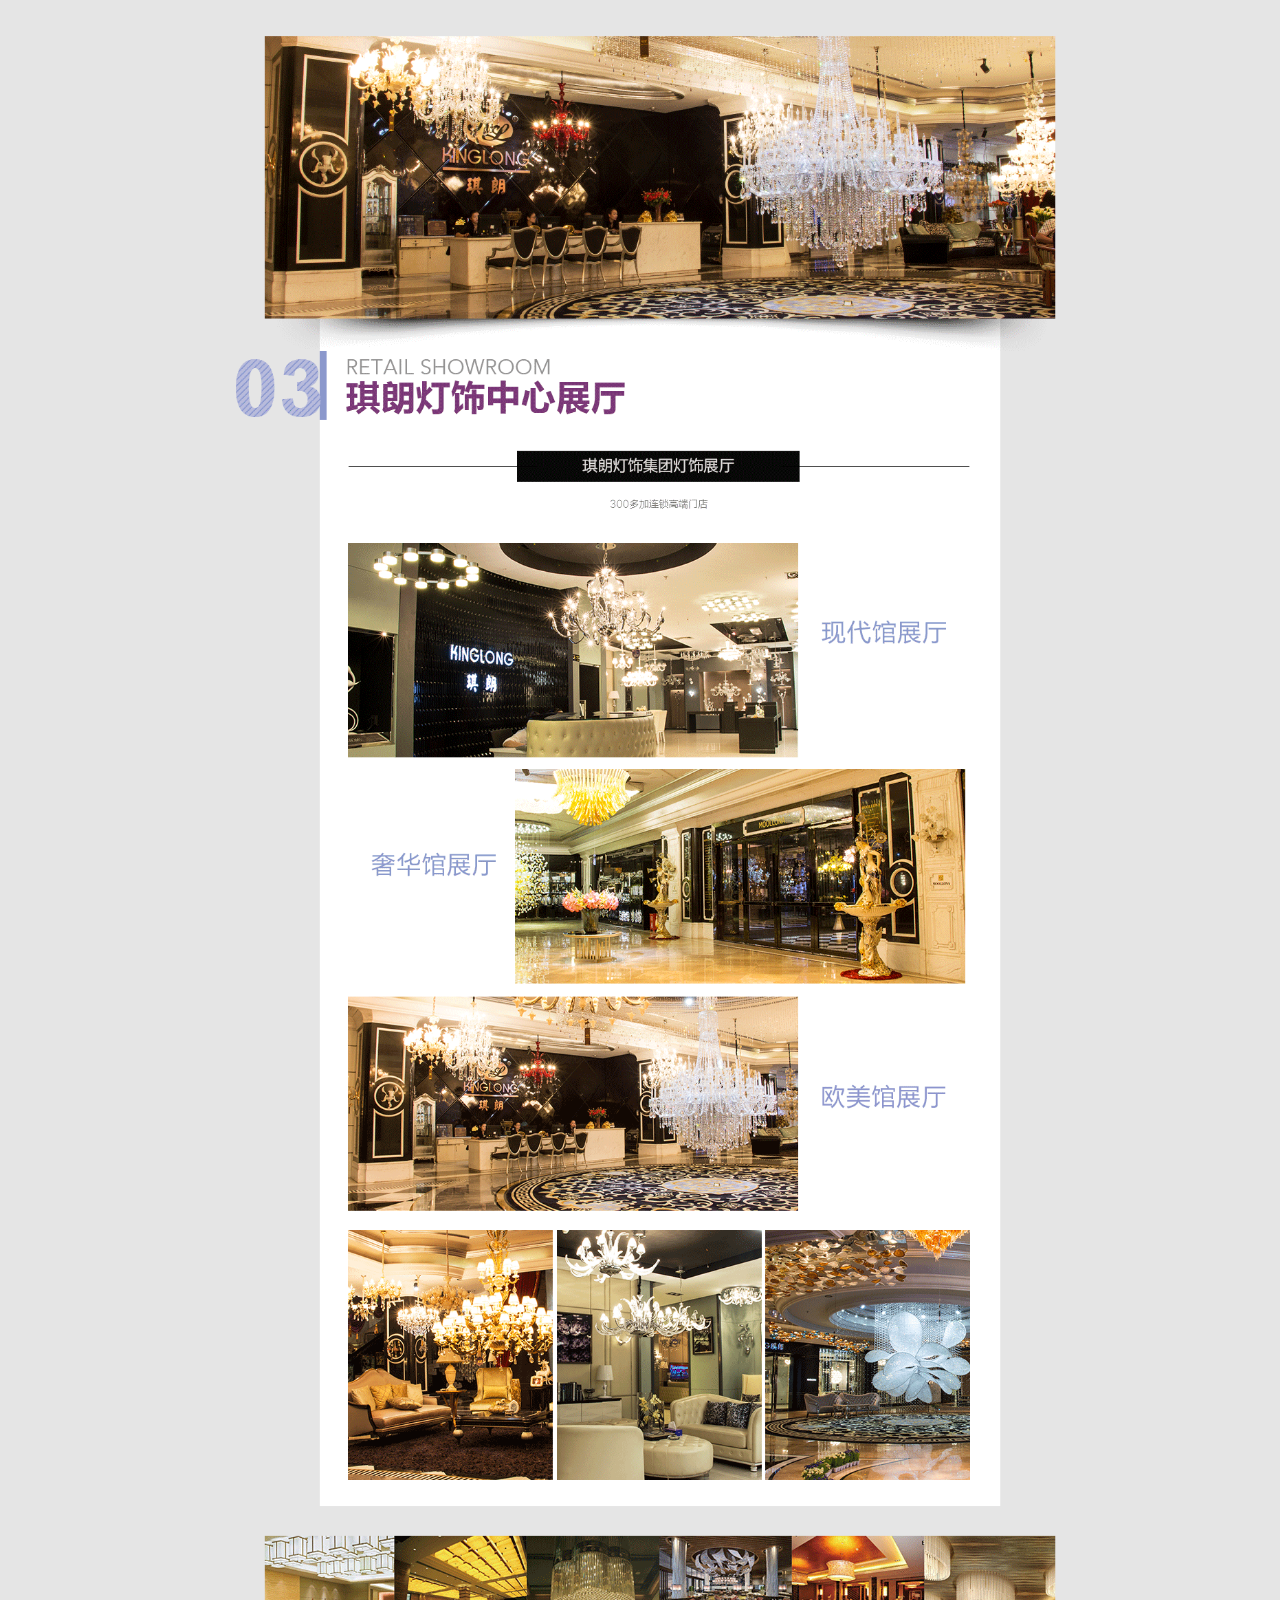
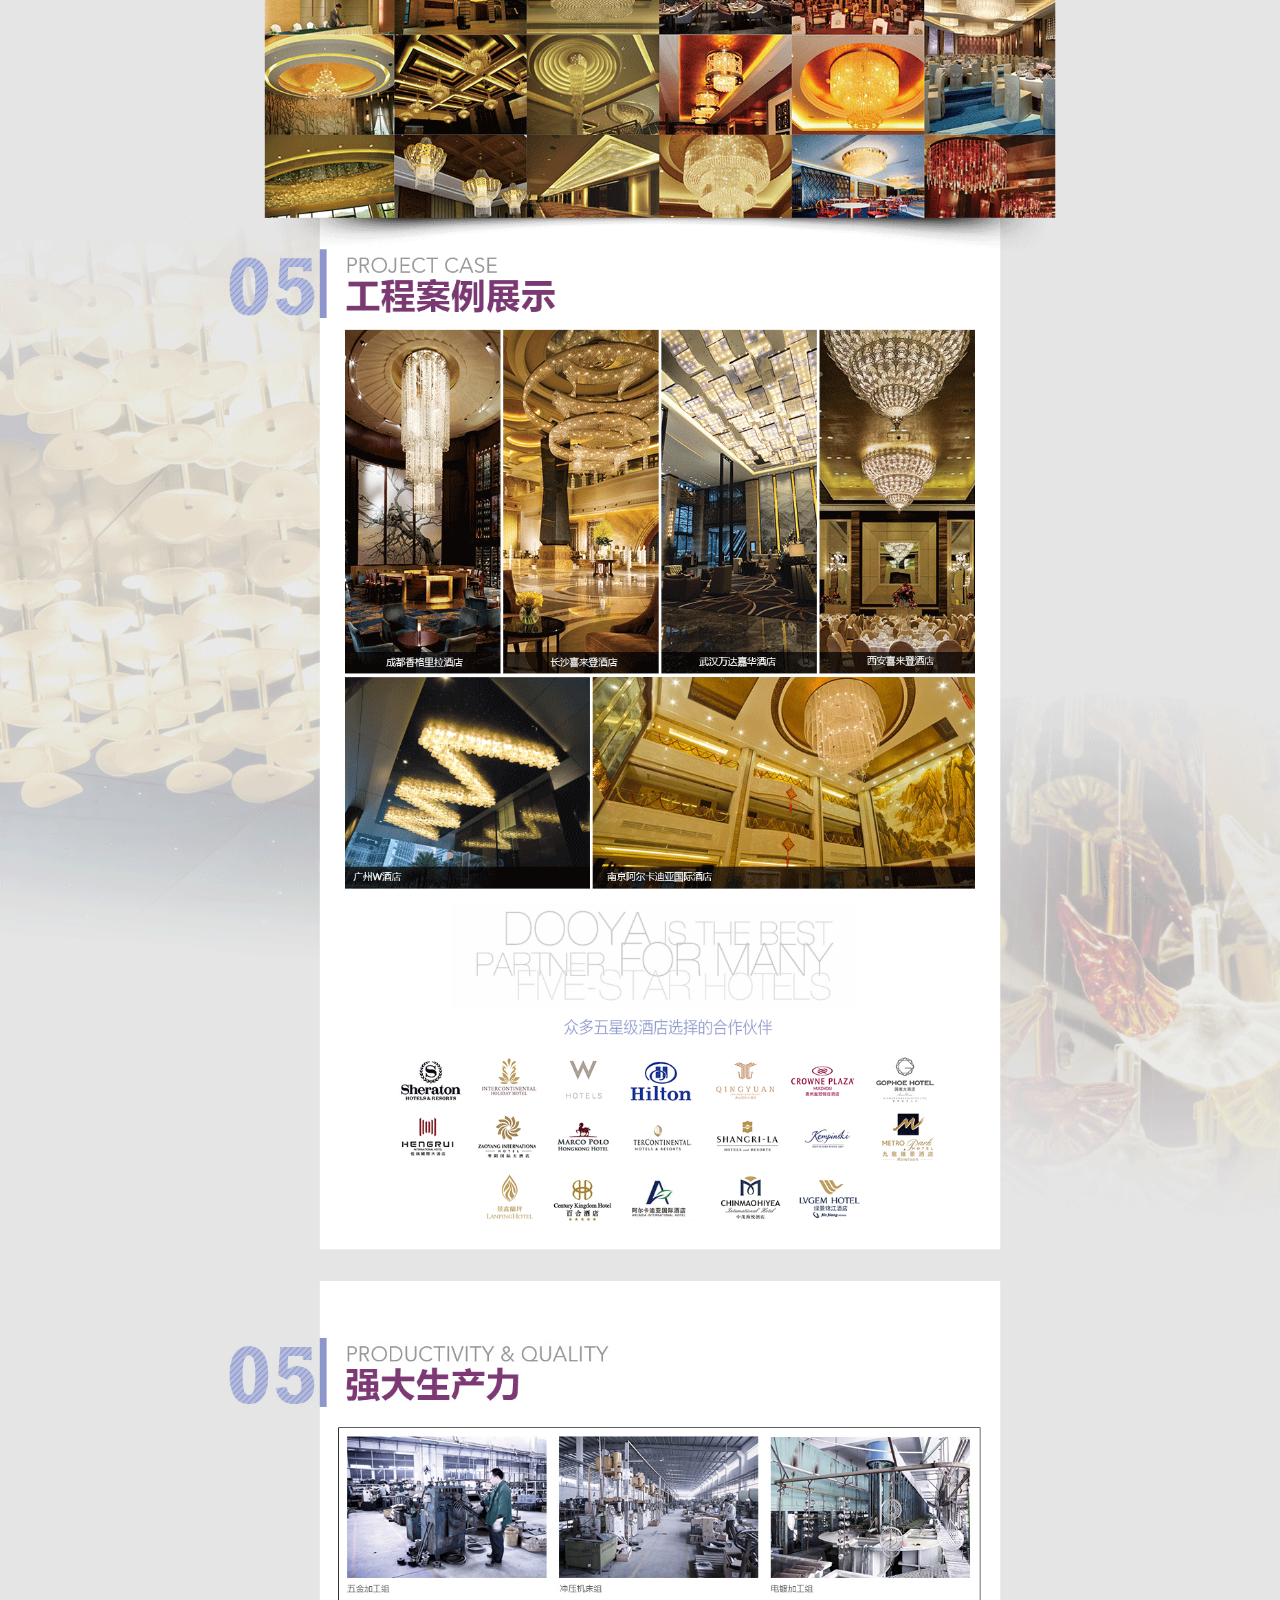
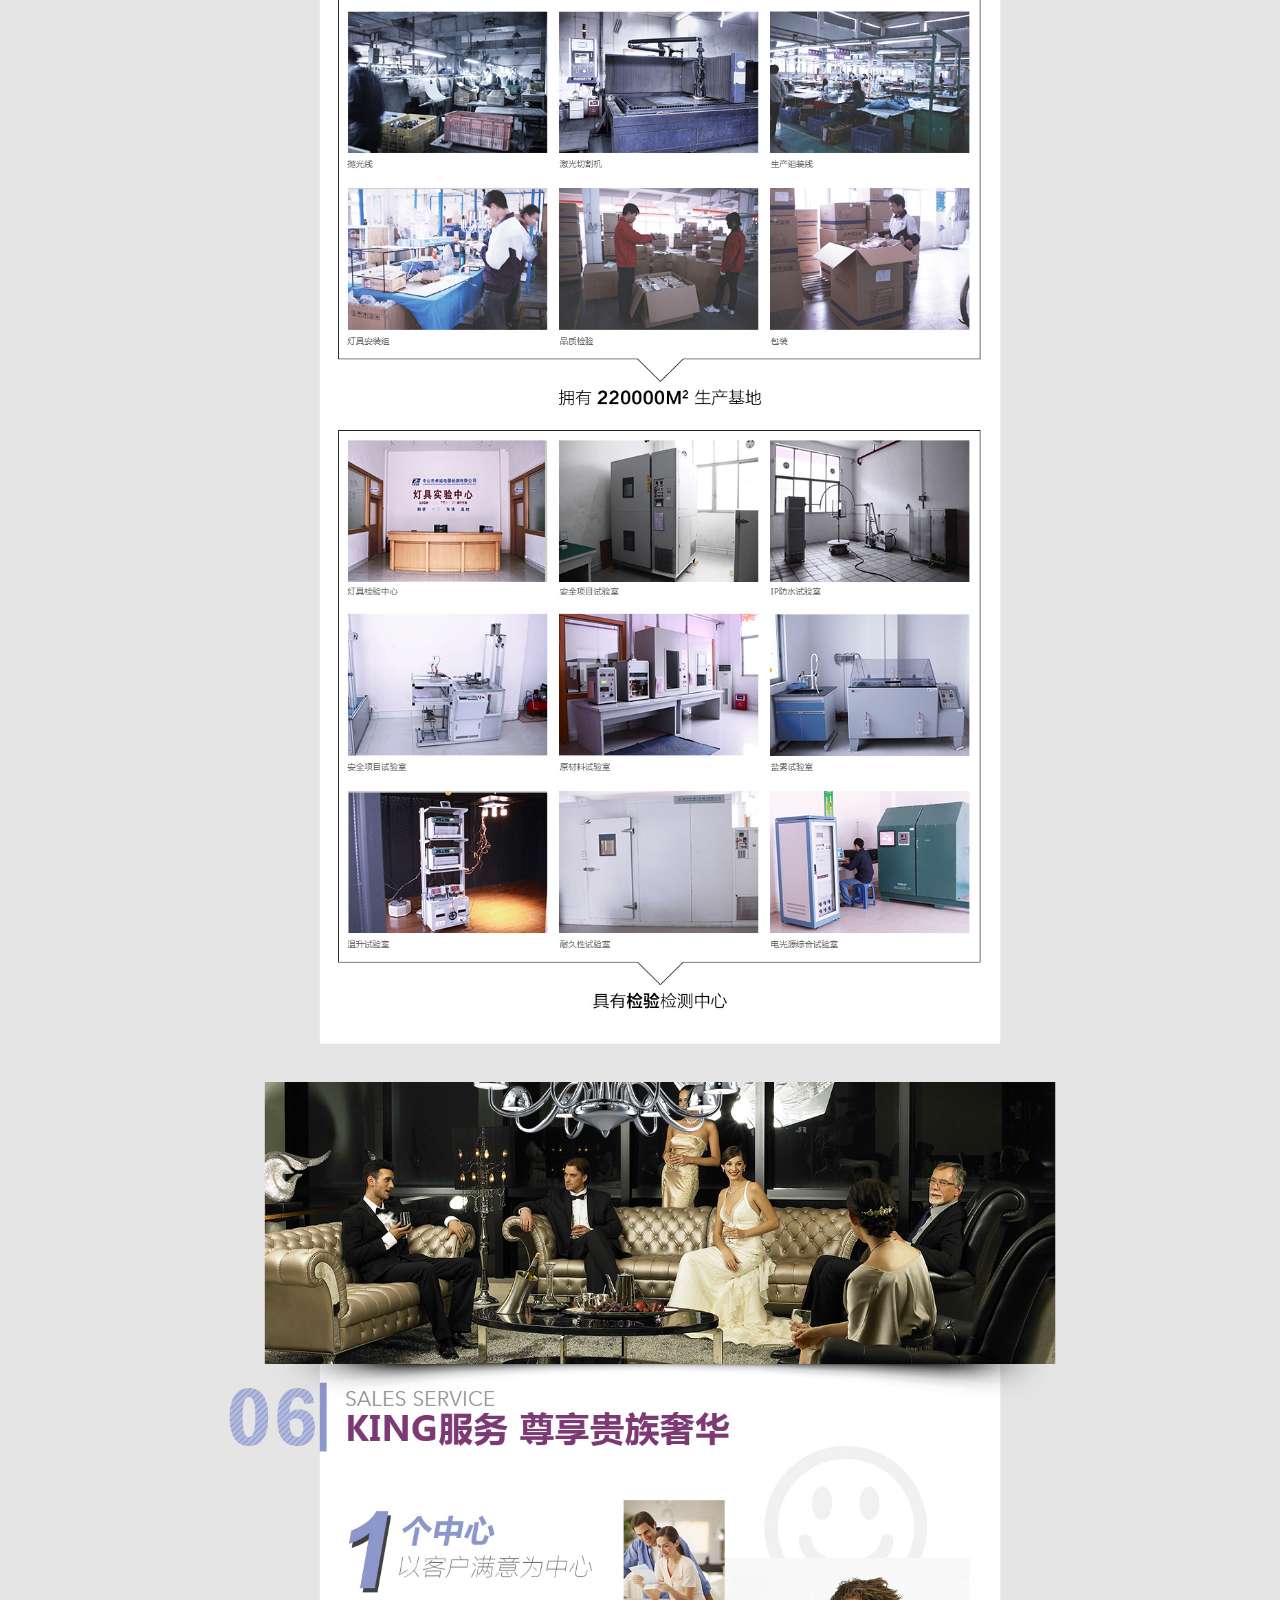
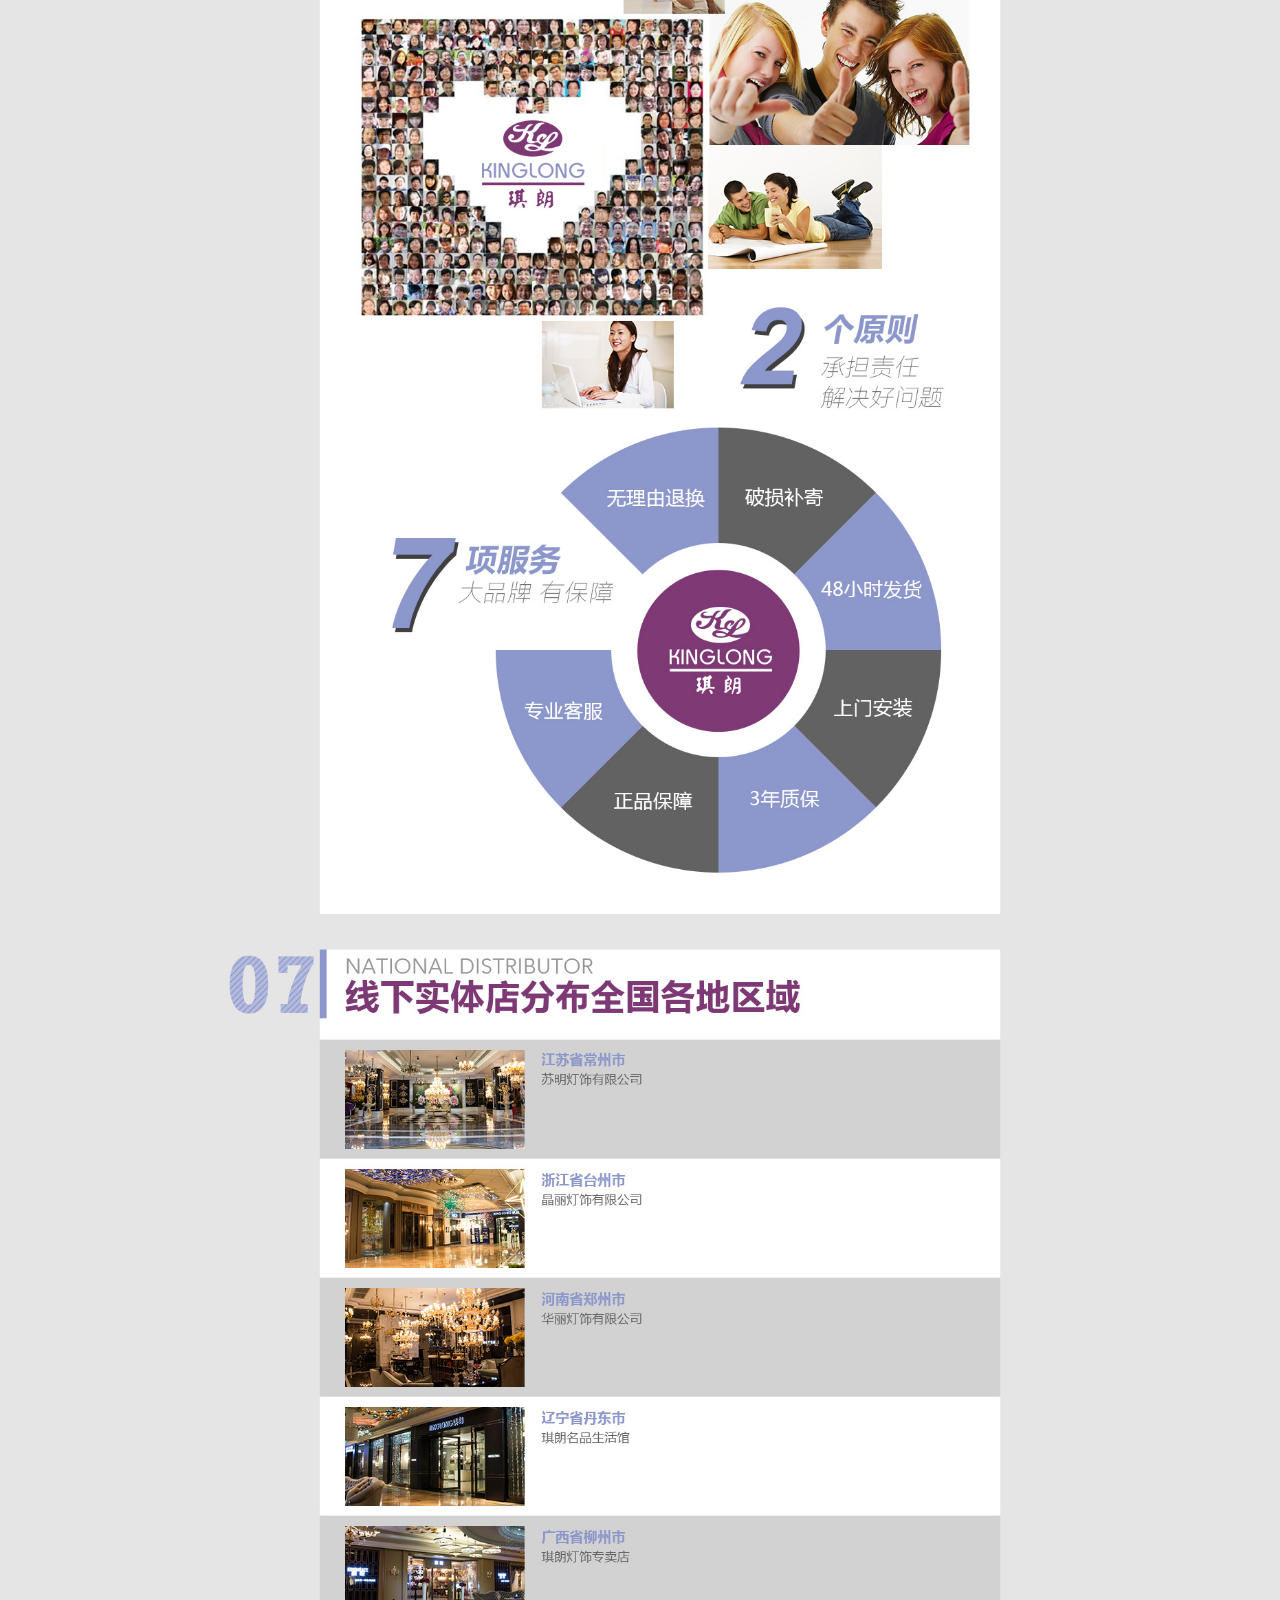
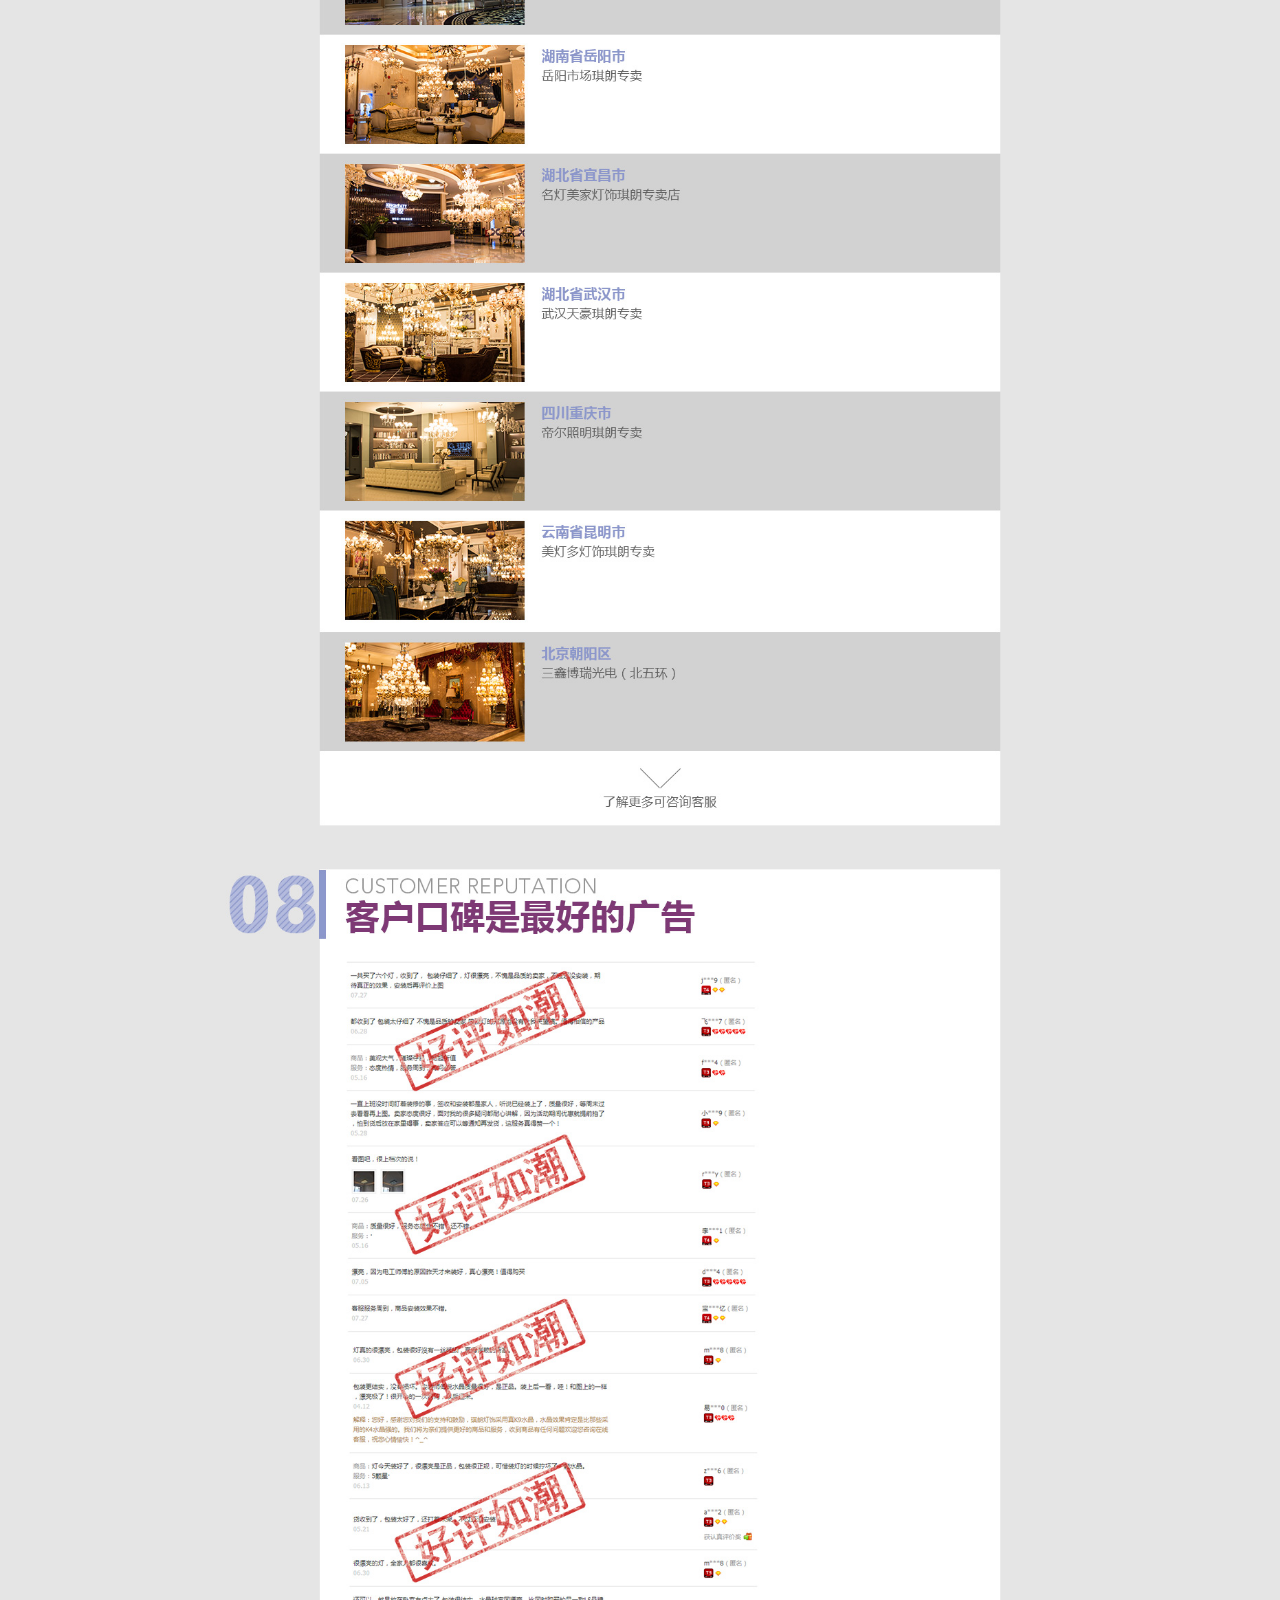
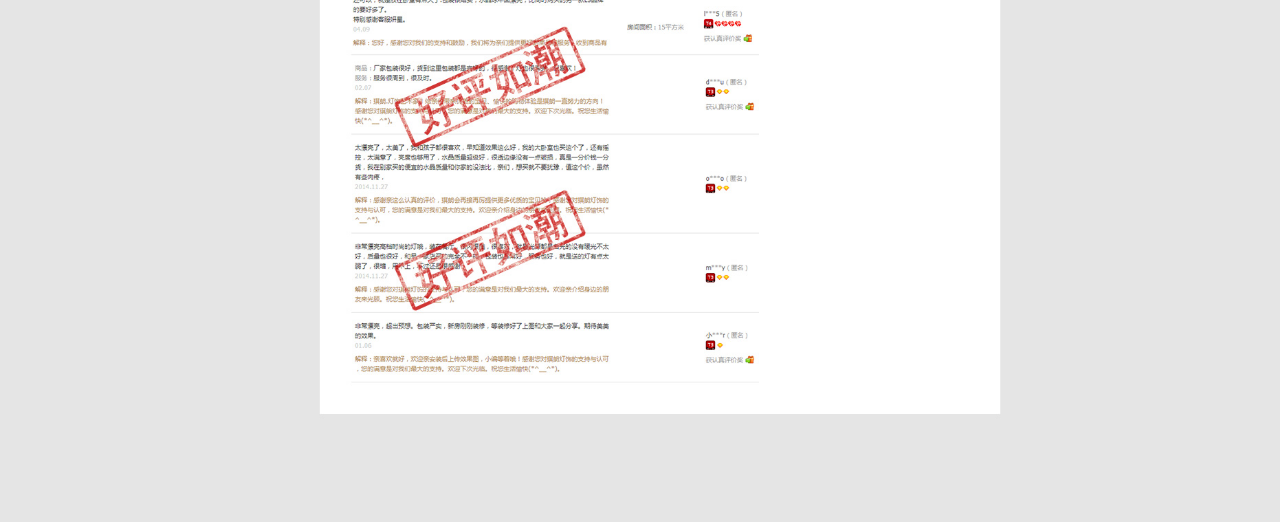
<file: legend/legend.html>
<!DOCTYPE html>
<html lang="en">
<head>
	<meta charset="UTF-8">
	<title>下得乐琪朗拼团</title>
	<link rel="stylesheet" href="../css/cssreset.css">
	<link rel="stylesheet" href="../css/swiper.min.css">
	<link rel="stylesheet" href="css/legend.css">
</head>
<body>
	<img src="../img/1.jpg" class="banner" alt="">	
	<div class="time_top">
		<ul class="time-num">
			<li>3</li>
			<li>1</li>
			<li>58</li>
			<li>65</li>
		</ul>
	</div>	
	<div class="navigation">
		<a href="../index.html">
			<img src="../img/1.首页（默认）.png" alt="">
		</a>	
		<a href="javascript:void(0)">
			<img src="../img/2.助力达人（默认）.png" alt="">
		</a>		
		<a href="javascript:void(0)">	
			<img src="../img/3.品牌专区（默认）.png" alt="">
		</a>
		<a href="javascript:void(0)">
			<img src="../img/4.精品专区（默认）.png" alt="">
		</a>
		<a href="javascript:void(0)">
			<img src="../img/5.品牌传奇(鼠标经过）.png" alt="">
		</a>
		<a href="javascript:void(0)">
			<img src="../img/6.品牌旗舰店（默认）.png" alt="">
		</a>
	</div>

	<div class="legend_cen">
		<img src="../img/01.jpg" alt="">
		<img src="../img/02.jpg" alt="">
		<img src="../img/03.jpg" alt="">
		<img src="../img/04.jpg" alt="">
		<div class="video-box">
			<video src="../img/1.mp4" controls="controls"></video>
		</div>		
		<img src="../img/05.gif" alt="">
		<img src="../img/06.gif" alt="">
		<img src="../img/07.gif" alt="">
		<img src="../img/08.jpg" alt="">
		<img src="../img/09.jpg" alt="">
		<img src="../img/10.jpg" alt="">
		<img src="../img/11.jpg" alt="">
		<img src="../img/12.gif" alt="">
		<img src="../img/13.gif" alt="">
		<img src="../img/14.gif" alt="">
		<img src="../img/15.gif" alt="">
		<img src="../img/16.gif" alt="">
		<img src="../img/17.gif" alt="">
		<img src="../img/18.gif" alt="">
		<img src="../img/19.jpg" alt="">
		<img src="../img/20.jpg" alt="">
		<img src="../img/21.jpg" alt="">
		<img src="../img/22.jpg" alt="">
		<img src="../img/23.jpg" alt="">
		<img src="../img/24.jpg" alt="">
		<img src="../img/25.jpg" alt="">
		<img src="../img/26.jpg" alt="">		
	</div>



	<!-- 侧边栏 -->

	<div class="sidebar-left">
		<div class="sidebar-box">
			<p class="title">我加入的拼团</p>
			<p class="nav">
				<span class="nav-colonel">团长</span>
				<span>差几人</span>
			</p>
			<ul class="sidebar-ul">
				<li>
					<span class="colonel-name">但是的的的的</span>
					<span class="colonel-num">4人</span>
					<img class="colonel-button" src="../img/查看本团（默认）.png" alt="">
				</li>
				<li>
					<span class="colonel-name">但是的的的的</span>
					<span class="colonel-num">4人</span>
					<img class="colonel-button" src="../img/查看本团（默认）.png" alt="">
				</li>
			</ul>
		</div>
	</div>
	<div class="sidebar1-right">
		<p class="time">倒计时4天</p>
		<div class="sidebar1-list-button">
			<img src="../img/秒速拼团(默认）.png" alt="">
			<img src="../img/助力达人（默认）.png" alt="">
			<img src="../img/品牌专区（默认）.png" alt="">
			<img src="../img/精品专区（默认）.png" alt="">
			<img src="../img/一键管理素材(默认）.png" alt="">
			<img src="../img/活动规则（默认）.png" alt="">
		</div>
		<img class="sidebar1-head" src="../img/返回顶部.png" alt="">
	</div>


	<!-- 弹出窗,底部导航 -->
	<!-- 模型下载提升 -->
	<div class="popup-backgrund popup-model">
		<div class="popup">
			<div class="popup-box">
				<p class="popup-title">模型下载提示</p>
				<p class="popup-cen">由于拼团人数过多，为了保证大家的高速下载速度，拼团专辑每天可下载20个</p>
				<p class="popup-upper">您今天下载已达上限!</p>
				<img class="popup-download" src="../img/下载更多免费模型 （默认）.png" alt="">
				<img class="popup-download" src="../img/下载素材管理器 （默认）.png" alt="">
				<p class="popup-cen">下载控件酷素材管理器可一键管理素材,下载无限制拖拽即可使用</p>
				<img class="popup-close" src="../img/关闭按钮 （默认）.png" alt="">
			</div>
		</div>
	</div>

	<!-- 黑加仑 -->
	<div class="popup-backgrund popup-black">
		<div class="popup">
			<div class="popup-box">
				<p class="popup-title">参与黑加仑的拼团</p>	
				<p class="popup-upper">仅剩3个名额</p>
				<ul class="black-ul">
					<li>
						<p>团长</p>
						<img src="../img/QQ截图20190306095024.png" alt="">
					</li>
					<li><img src="../img/QQ截图20190306095024.png" alt=""></li>
				</ul>
				<img class="popup-download" src="../img/参与拼团 （默认）.png" alt="">
				<img class="popup-close" src="../img/关闭按钮 （默认）.png" alt="">
			</div>
		</div>
	</div>

	<!-- 拼团成功 -->
	<div class="popup-backgrund popup-success">
		<div class="popup">
			<div class="popup-box">
				<p class="popup-title">恭喜你！拼团成功</p>
				<p class="popup-cen popup-cen1">下得乐品牌专辑库专辑已发放到你的个人中心，专辑可随时下载永不过期!</p>				
				<img class="popup-download popup-dow" src="../img/查看专辑 （默认）.png" alt="">
				<p class="popup-cen popup-cenx">注: 模型可在吓得乐个人中心-专辑管理查看</p>
				<img class="popup-close" src="../img/关闭按钮 （默认）.png" alt="">
			</div>
		</div>
	</div>


	<!-- 成功开团 -->
	<div class="popup-backgrund popup-open popup-open1">
		<div class="popup">
			<div class="popup-box">
				<p class="popup-title">你已成功开团</p>
				<p class="open-cen">距0元领取模型还差<span class="open-num">13</span>人</p>
				<p class="open-cen">距0元领取模型还差<span class="open-num">143</span>人</p>
				<div class="open-connect">
					<input type="text" placeholder="分享链接：www.xiadd.com.dld.com">
					<img src="../img/复制链接（默认）.png" alt="">
				</div>
				<div class="open-tub">
					<img src="../img/qq（默认）.png" alt="">
					<img src="../img/微信（默认）.png" alt="">
					<img src="../img/空间（默认）.png" alt="">
					<img src="../img/微博（默认）.png" alt="">
				</div>
				<img class="popup-close" src="../img/关闭按钮 （默认）.png" alt="">
			</div>
		</div>
	</div>


	<!-- 成功参团 -->
	<div class="popup-backgrund popup-open popup-join">
		<div class="popup">
			<div class="popup-box">
				<p class="popup-title">你已成功参团</p>
				<p class="open-cen">拼团成不成功就靠你啦！</p>
				<p class="open-cen">来邀请好友参与吧！</p>
				<div class="open-connect">
					<input type="text" placeholder="分享链接：www.xiadd.com.dld.com">
					<img src="../img/复制链接（默认）.png" alt="">
				</div>
				<div class="open-tub">
					<img src="../img/qq（默认）.png" alt="">
					<img src="../img/微信（默认）.png" alt="">
					<img src="../img/空间（默认）.png" alt="">
					<img src="../img/微博（默认）.png" alt="">
				</div>
				<img class="popup-close" src="../img/关闭按钮 （默认）.png" alt="">
			</div>
		</div>
	</div>


<!-- 邀请好友 -->
	<div class="popup-backgrund popup-open popup-friend">
		<div class="popup">
			<div class="popup-box">
				<p class="popup-title">邀请好友参团</p>
				<p class="open-cen">快邀请更多好友，</p>
				<p class="open-cen">一起助力领大奖吧！</p>
				<div class="open-connect">
					<input type="text" placeholder="分享链接：www.xiadd.com.dld.com">
					<img src="../img/复制链接（默认）.png" alt="">
				</div>
				<div class="open-tub">
					<img src="../img/qq（默认）.png" alt="">
					<img src="../img/微信（默认）.png" alt="">
					<img src="../img/空间（默认）.png" alt="">
					<img src="../img/微博（默认）.png" alt="">
				</div>
				<img class="popup-close" src="../img/关闭按钮 （默认）.png" alt="">
			</div>
		</div>
	</div>

	<!-- 团长助力 -->
	<div class="popup-backgrund popup-open popup-long">
		<div class="popup">
			<div class="popup-box">
				<p class="popup-title">团长助力好礼榜</p>
				<p class="open-cen">已有<span class="open-num">43</span>人加入你的拼团</p>
				<p class="open-cen">快召唤好友为你助力赢大奖</p>
				<p class="open-cen">倒计时
					<span class="friend-number">7</span>
					<span class="friend-number">2</span>
					<span class="friend-number1">:</span>
					<span class="friend-number">3</span>
					<span class="friend-number">4</span>
				</p>
				<div class="open-connect">
					<input type="text" placeholder="分享链接：www.xiadd.com.dld.com">
					<img src="../img/复制链接（默认）.png" alt="">
				</div>
				<div class="open-tub">
					<img src="../img/qq（默认）.png" alt="">
					<img src="../img/微信（默认）.png" alt="">
					<img src="../img/空间（默认）.png" alt="">
					<img src="../img/微博（默认）.png" alt="">
				</div>
				<img class="popup-close" src="../img/关闭按钮 （默认）.png" alt="">
			</div>
		</div>
	</div>


	<!-- 助力玩法攻略 -->
	<div class="popup-backgrund popup-open popup-playing">
		<div class="popup">
			<div class="popup-box">
				<p class="popup-title">助力玩法攻略</p>
				<p class="open-cen playing-cen">助力玩法：
					1.点击【我要开团】成为团长；
					2.邀请好友，每加入一个的好友都累积一分
					3.邀请满20人即可加入团长入围榜进行排名
					4. 活动结束后入围的即可获得额外奖品；

					温馨提示：
					1.团成员满15人以上即可全员领取1000模型
					2.团长也可以加入到其它人的拼团；
					3.据说分享到群更容易集助力哦；
				</p>
				<img class="popup-download" src="../img/我要开团（默认）.png" alt="">
				<img class="popup-close" src="../img/关闭按钮 （默认）.png" alt="">
			</div>
		</div>
	</div>

	<!-- 底部导航 秒速-->
	<div class="bottom-all bottom-speed">
		<div class="bottom-box">
		<div class="name">
			<p><span>1000</span>人已成功领取</p>
			<p>黑加仑</p>
			<p>我id的看到的的</p>
			<p>大前提</p>
		</div>
		<div class="skip">
			<p class="left">￥0元我要开团</p>			
			<p class="right">加入秒速拼团</p>
		</div>
		</div>
	</div>

	<!-- 底部导航 活动说明-->
	<div class="bottom-all bottom-explain">
		<div class="bottom-box">
		<div class="name">
			<p><span>100</span>人已加入本团</p>
			<p>对分搜索</p>

			<p>&nbsp;&nbsp;&nbsp;&nbsp;&nbsp;&nbsp;&nbsp;&nbsp;&nbsp;&nbsp;&nbsp;&nbsp;&nbsp;&nbsp;&nbsp;&nbsp;</p>
			<p>&nbsp;&nbsp;&nbsp;&nbsp;&nbsp;&nbsp;&nbsp;&nbsp;&nbsp;&nbsp;&nbsp;&nbsp;&nbsp;&nbsp;&nbsp;&nbsp;</p>
		</div>
		<div class="skip">
			<p class="left">活动说明</p>			
			<p class="right">邀请好友参团</p>
		</div>
		</div>
	</div>
		
	<!-- 底部导航 开团-->
	<div class="bottom-all bottom-open">
		<div class="bottom-box">
		<div class="name">
			<p><span>1000</span>人已成功领取</p>
			<p>黑加仑</p>
			<p>我id的看到的的</p>
			<p>大前提</p>
		</div>
		<div class="skip">
			<p class="left">￥0元我要开团</p>			
			<p class="right">加入本团</p>
		</div>
		</div>
	</div>

		<!-- 底部导航 结束-->
	<div class="bottom-all bottom-finish">
		<div class="bottom-box">
		<div class="name">
			<p><span>1000</span>人已成功领取</p>
			<p>黑加仑</p>
			<p>我id的看到的的</p>
			<p>大前提</p>
		</div>
		<div class="skip">			
			<p class="right">活动已结束</p>
		</div>
		</div>
	</div>

	
	<script src="../js/jquery-3.1.1.min.js"></script>
	<script src="../js/swiper.min.js"></script>
	<script src="js/legend.js"></script>
</body>
</html>
</file>
<file: css/index.css>
@charset "UTF-8";
/*
* @Author: banjiajia
* @Date:   2019-03-06 09:11:18
* @Last Modified by:   banjiajia
* @Last Modified time: 2019-03-08 15:00:01
*/
body {
  background: url("../img/background.png");
  background-size: 100% 100%;
  min-width: 1320px;
}

.banner {
  width: 100%;
  display: block;
}

.time_top {
  width: 100%;
  height: 27.463vw;
  min-height: 367.45px;
  background: url(../img/2.jpg) no-repeat;
  background-size: 100% 100%;
  position: relative;
}

.time-num {
  width: 34%;
  display: flex;
  justify-content: space-between;
  color: #391A1B;
  font-size: 46px;
  position: absolute;
  bottom: 2vw;
  left: 33%;
  font-weight: bold;
  cursor: default;
}

.time-num li {
  width: 15.4%;
  text-align: center;
}

.navigation {
  width: 1320px;
  height: 100px;
  margin: auto;
  overflow: hidden;
  margin-top: 60px;
  margin-bottom: 62px;
}

.navigation img {
  width: 16.667%;
  height: 100%;
  float: left;
  cursor: pointer;
}

.dumpling {
  background: #1D1122;
  height: 100px;
  padding-top: 40px;
  width: 100%;
}
.dumpling .roll {
  width: 1000px;
}
.dumpling .roll1 {
  width: 1100px;
}
.dumpling .roll2 {
  width: 868px;
}

.dumpling img {
  width: 860px;
  margin: auto;
  display: block;
}

.multiplayer .top {
  display: flex;
  justify-content: space-between;
  width: 100%;
}

.multiplayer .being {
  color: #E3261E;
  font-size: 24px;
  margin-right: 12px;
}

.multiplayer .direct {
  font-size: 16px;
  color: #A27046;
}

.multiplayer .up {
  color: #A27046;
  cursor: pointer;
  margin-left: 30px;
  -webkit-user-select: none;
  -moz-user-select: none;
  -ms-user-select: none;
  user-select: none;
}

.multiplayer .up:hover {
  color: #E3261E;
}

.multiplayer {
  width: 1210px;
  height: 545px;
  padding: 35px 55px 0 55px;
  background: url("../img/背景.png") no-repeat;
  background-size: 100% 100%;
  cursor: default;
  margin: auto;
  margin-bottom: 62px;
  z-index: 1;
  position: relative;
}
.multiplayer img {
  height: 12px;
}
.multiplayer .up img {
  height: 10px;
}
.multiplayer .up .next {
  margin-left: 6px;
}
.multiplayer .up .last {
  margin-right: 4px;
}
.multiplayer .middle {
  width: 100%;
  height: 105px;
  margin-bottom: 45px;
  margin-top: 20px;
}
.multiplayer .swiper-slide {
  display: flex;
  justify-content: space-between;
}
.multiplayer .frame {
  background: url(../img/色块.png) no-repeat;
  background-size: 100% 100%;
  width: 46%;
  padding: 0 10px;
  padding-top: 20px;
  height: 85px;
}
.multiplayer .frame span {
  font-size: 20px;
  color: #A96B4D;
  position: relative;
  top: -20px;
}
.multiplayer b {
  color: #DC2C17;
  font-size: 34px;
  font-weight: unset;
}
.multiplayer .portrait {
  width: 60px;
  height: 60px;
  border-radius: 50%;
  margin-right: 8px;
}
.multiplayer .super {
  display: inline-block;
  width: 115px;
  text-align: left;
}
.multiplayer .success {
  display: inline-block;
  width: 198px;
  text-align: right;
  margin-right: 10px;
}
.multiplayer .gos {
  width: 135px;
  height: auto;
  position: relative;
  top: -8px;
  cursor: pointer;
}

.swiper-slide {
  background: none !important;
}

.swiper-container {
  width: 100%;
  height: 100%;
  margin-left: auto;
  margin-right: auto;
}

.swiper-slide {
  text-align: center;
  font-size: 18px;
  background: #fff;
  /* Center slide text vertically */
  display: -webkit-box;
  display: -ms-flexbox;
  display: -webkit-flex;
  display: flex;
  -webkit-box-pack: center;
  -ms-flex-pack: center;
  -webkit-justify-content: center;
  justify-content: center;
  -webkit-box-align: center;
  -ms-flex-align: center;
  -webkit-align-items: center;
  align-items: center;
}

.swiper-button-next, .swiper-button-prev {
  display: none;
}

.QQflock {
  overflow: hidden;
  width: 100%;
  margin-top: 22px;
}
.QQflock li {
  width: 18.3%;
  padding-top: 15px;
  height: 105px;
  border: 1px solid #A56D45;
  border-radius: 6px;
  margin-right: 22px;
  text-align: center;
  float: left;
  margin-bottom: 22px;
}
.QQflock li:nth-of-type(5),
.QQflock li:nth-of-type(10) {
  margin-right: 0;
}
.QQflock span {
  color: #fff;
  font-size: 30px;
  font-weight: bold;
}
.QQflock img {
  width: 180px;
  height: auto;
  margin-top: 2px;
  cursor: pointer;
}

.gift-element-box {
  width: 100%;
  height: 660px;
  overflow: hidden;
  position: absolute;
  margin-top: -422px;
  left: 0;
}

.gift-element {
  width: 1903px;
  position: absolute;
  left: 50%;
  margin-left: -951.5px;
}

.gift {
  width: 1232px;
  padding-top: 40px;
  min-height: 620px;
  padding-left: 88px;
  margin: 0 auto 62px;
  background: url("../img/背景all.png") no-repeat;
  background-size: 100% 100%;
  cursor: default;
  z-index: 1;
  position: relative;
}
.gift .cen {
  overflow: hidden;
}
.gift .cen-allt {
  float: left;
  width: 560px;
  min-height: 546px;
}
.gift .left {
  margin-right: 60px;
}
.gift .top {
  width: 560px;
  height: 124px;
  background: url("../img/奖品清单色块.png") no-repeat;
  position: relative;
}
.gift .top-cen {
  position: absolute;
  top: 79px;
  left: 40px;
}
.gift .top-cen span {
  font-size: 20px;
  color: #290500;
  font-weight: bold;
}
.gift .top-cen span:nth-child(2) {
  margin-left: 240px;
}
.gift .cen-list {
  width: 100%;
  background: #fff;
  min-height: 400px;
}
.gift .cen-li {
  width: 100%;
  height: 66px;
  border-bottom: 1px solid #e6ded4;
  line-height: 66px;
}
.gift .ranking {
  display: inline-block;
  width: 20%;
  text-align: center;
  font-size: 18px;
  color: #ED3830;
  font-weight: bold;
}
.gift .prize {
  display: inline-block;
  width: 79%;
  text-align: center;
  font-size: 18px;
  color: #AE6C45;
}
.gift .right {
  width: 526px;
}
.gift .right_top {
  background: url("../img/团长入围镑色块.png") no-repeat;
}
.gift .right_title span:nth-child(2) {
  margin-left: 148px;
}
.gift .right_title span:nth-child(3) {
  margin-left: 115px;
}
.gift .nameq {
  display: inline-block;
  width: 30%;
  text-align: center;
  font-size: 18px;
  color: #AE6C45;
  margin-left: 72px;
}
.gift .numberq {
  display: inline-block;
  width: 20%;
  text-align: center;
  font-size: 18px;
  color: #AE6C45;
  margin-left: 66px;
}
.gift .right-li {
  height: 32.3px;
  line-height: 32.3px;
}
.gift .bottom {
  font-size: 18px;
  color: #ad6f50;
  text-align: center;
}
.gift .bottom-img {
  width: 140px;
  margin-left: 10px;
  position: relative;
  top: 8px;
  cursor: pointer;
}

.Boutique-container {
  width: 1200px;
  height: 460px;
  border-radius: 16px;
  overflow: hidden;
  margin-bottom: 30px;
  cursor: pointer;
}
.Boutique-container .imga {
  border-radius: 16px;
  height: 100%;
}

.Boutique-container:hover {
  box-shadow: 2px 2px 18px #6d6d6d;
}

.Boutique {
  width: 1280px;
  padding: 30px 20px 0;
  background: #fff;
  margin: auto;
  position: relative;
  margin-bottom: 62px;
}
.Boutique .arrows {
  position: absolute;
  top: 239px;
  left: 47px;
}
.Boutique .arrows-left {
  height: 45px;
  cursor: pointer;
}
.Boutique .arrows-right {
  height: 45px;
  margin-left: 1212px;
  cursor: pointer;
}
.Boutique .bottom {
  width: 1200px;
  overflow: hidden;
  margin: auto;
}
.Boutique .bottom-ul {
  width: 1300px;
  overflow: hidden;
}
.Boutique .bottom-li {
  float: left;
  width: 376px;
  height: 440px;
  border-radius: 16px;
  overflow: hidden;
  margin-right: 30px;
  margin-bottom: 30px;
  border: 2px solid #fff;
  cursor: pointer;
}
.Boutique .bottom-li img {
  height: 100%;
}
.Boutique .bottom-li:hover {
  border-color: #EA3127;
}

.prefecture-nav {
  display: flex;
  justify-content: space-between;
  padding-bottom: 32px;
  background: #1D1122;
}
.prefecture-nav img {
  width: 200px;
  cursor: pointer;
}

.prefecture {
  width: 1320px;
  margin: auto;
  background: #fff;
  margin-bottom: 62px;
  position: relative;
  z-index: 1;
}
.prefecture .bottom {
  width: 1234px;
  overflow: hidden;
  margin: 30px auto 0;
}
.prefecture .bottom-ul {
  width: 1300px;
  overflow: hidden;
}
.prefecture .bottom-li {
  float: left;
  width: 394px;
  height: 370px;
  border-radius: 16px;
  overflow: hidden;
  margin-right: 20px;
  margin-bottom: 20px;
  border: 2px solid #fff;
  cursor: pointer;
}
.prefecture .bottom-li img {
  height: 100%;
}
.prefecture .bottom-li:hover {
  border-color: #EA3127;
}

.cruel {
  width: 1320px;
  margin: 0 auto 62px;
  height: 662px;
  background: url("../img/内容.png") no-repeat;
  position: relative;
}
.cruel .cruel-button {
  width: 400px;
  position: absolute;
  left: 50%;
  margin-left: -200px;
  bottom: 40px;
  cursor: pointer;
}

.gift-element-box1 {
  margin-top: -414px;
}

.now {
  background: url("../img/背景m.png") no-repeat;
  margin-bottom: 62px;
  min-height: 428px;
}
.now .cen-allt {
  min-height: 382px;
}
.now .top {
  background: url("../img/色块m.png") no-repeat;
  height: 56px;
}
.now .top-cen {
  top: 16px;
}
.now .right1 {
  margin-right: 95px;
}
.now .cen-list {
  min-height: 326px;
}
.now .numberq, .now .ranking, .now .nameq {
  font-size: 17px;
}

.rule {
  width: 840px;
  height: 315px;
  background: url("../img/背景h.png") no-repeat;
  padding-left: 110px;
  padding-top: 25px;
  margin: 0 auto 62px;
  position: relative;
  z-index: 1;
}
.rule p {
  color: #9A6443;
  font-size: 18px;
  white-space: pre-line;
  line-height: 29px;
  cursor: default;
}
.rule img {
  display: block;
  width: 220px;
  margin: 30px 250px 0;
  cursor: pointer;
}

.unit {
  width: 950px;
  height: 146px;
  margin: auto;
  display: flex;
  justify-content: space-between;
  position: relative;
  z-index: 1;
}
.unit img {
  width: 265px;
  cursor: pointer;
}

.home {
  padding-bottom: 230px;
  position: relative;
}

.home-bottom {
  width: 100%;
  position: absolute;
  bottom: 0;
}

.sidebar-left {
  width: 273px;
  height: 334px;
  background: url(../img/背景left.png) no-repeat;
  position: fixed;
  top: 50%;
  margin-top: -167px;
  left: 0;
  z-index: 10;
}
.sidebar-left .sidebar-box {
  padding: 0 14px 0 25px;
  cursor: default;
}
.sidebar-left .title {
  font-size: 30px;
  color: #260002;
  font-weight: bold;
  margin-top: 33px;
  margin-bottom: 32px;
  text-align: center;
}
.sidebar-left .nav {
  background: #EAEAEA;
  height: 40px;
  line-height: 40px;
  color: #F43537;
  font-size: 17px;
  font-weight: bold;
  padding-left: 10px;
}
.sidebar-left .nav-colonel {
  margin-right: 40px;
}

.sidebar-ul {
  width: 100%;
}
.sidebar-ul li {
  height: 40px;
  line-height: 40px;
  padding-left: 10px;
}
.sidebar-ul li:nth-child(even) {
  background: #EAEAEA;
}
.sidebar-ul .colonel-name {
  display: inline-block;
  width: 78px;
  text-overflow: ellipsis;
  white-space: nowrap;
  overflow: hidden;
  font-size: 14px;
}
.sidebar-ul .colonel-num {
  font-size: 14px;
  font-weight: bold;
  color: #9E6D4A;
  display: inline-block;
  width: 40px;
  text-align: center;
  position: relative;
  top: -16px;
  margin-right: 8px;
}
.sidebar-ul .colonel-button {
  width: 80px;
  cursor: pointer;
  position: relative;
  top: -10px;
}

.sidebar1-right {
  width: 168px;
  height: 590px;
  background: url(../img/侧导航.png) no-repeat;
  position: fixed;
  top: 50%;
  margin-top: -295px;
  right: 70px;
  z-index: 10;
  display: none;
}
.sidebar1-right .time {
  font-size: 19px;
  font-weight: bold;
  color: #fff;
  transform: rotate(-8deg);
  margin-top: 111px;
  margin-left: 36px;
  margin-bottom: 32px;
  cursor: default;
}
.sidebar1-right .sidebar1-head {
  position: absolute;
  bottom: 0;
  cursor: pointer;
  left: 50%;
  margin-left: -29px;
}

.sidebar1-list-button {
  padding-left: 12px;
}
.sidebar1-list-button img {
  margin-top: 5px;
  cursor: pointer;
  display: block;
}

.popup-backgrund {
  position: fixed;
  z-index: 200;
  width: 100%;
  height: 100%;
  left: 0;
  top: 0;
  background: rgba(0, 0, 0, 0.5);
}

.popup {
  width: 534px;
  height: 600px;
  background: url(../img/背景model.png) no-repeat;
  position: fixed;
  left: 50%;
  top: 50%;
  margin-top: -360px;
  margin-left: -300px;
}
.popup .popup-box {
  padding: 0 118px 0 136px;
  margin-top: 152px;
  cursor: default;
}
.popup .popup-title {
  font-size: 33px;
  color: #260002;
  font-weight: bold;
  margin-top: 33px;
  margin-bottom: 47px;
  text-align: center;
}
.popup .popup-cen {
  font-size: 15px;
  color: #b7784d;
  text-align: center;
  padding: 0 8px;
}
.popup .popup-upper {
  font-size: 28px;
  color: #E93925;
  font-weight: bold;
  margin-bottom: 36px;
  text-align: center;
}
.popup .popup-download {
  margin-bottom: 3px;
  cursor: pointer;
}
.popup .popup-close {
  cursor: pointer;
  display: block;
  margin: 53px auto 0;
}

.popup-model {
  display: none;
}

.popup-black {
  display: none;
}
.popup-black .popup {
  background: url("../img/背景_black.png") no-repeat;
}
.popup-black .popup-close {
  margin-top: 67px;
}

.black-ul {
  width: 80%;
  display: flex;
  justify-content: space-evenly;
  margin: auto;
}
.black-ul li {
  position: relative;
}
.black-ul p {
  width: 45px;
  height: 22px;
  font-size: 18px;
  color: #fff;
  text-align: center;
  line-height: 22px;
  background: #EF3428;
  position: absolute;
  left: 50%;
  margin-left: -22.5px;
  border-radius: 4px;
}
.black-ul img {
  height: 100px;
  border-radius: 50%;
}

.popup-success {
  display: none;
}
.popup-success .popup {
  background: url("../img/背景success.png") no-repeat;
}
.popup-success .popup-cen1 {
  font-size: 18px;
}
.popup-success .popup-dow {
  margin-top: 122px;
  margin-bottom: 0;
}
.popup-success .popup-cenx {
  padding: 0;
  width: 102%;
  margin-left: -1%;
}

.popup-open1 {
  display: none;
}

.popup-open .popup {
  background: url("../img/背景open.png") no-repeat;
}
.popup-open .open-cen {
  font-size: 17px;
  color: #b7784d;
  text-align: left;
  padding: 0 8px;
  padding-left: 44px;
}
.popup-open .open-connect {
  background: url("../img/圆角矩形 7.png") no-repeat;
  margin-top: 30px;
  display: flex;
  justify-content: space-between;
  margin-bottom: 20px;
}
.popup-open .open-connect input {
  width: 80%;
  font-size: 14px;
  background: none;
  padding-left: 10px;
}
.popup-open .open-connect img {
  position: relative;
  right: -2px;
  cursor: pointer;
}
.popup-open .open-tub {
  display: flex;
  justify-content: space-between;
}
.popup-open .open-tub img {
  cursor: pointer;
}
.popup-open .open-num {
  color: red;
}

.popup-join {
  display: none;
}
.popup-join .open-cen {
  text-align: center;
  padding: 0 8px;
}

.popup-friend {
  display: none;
}
.popup-friend .open-cen {
  text-align: center;
  padding: 0 8px;
}

.popup-long {
  display: none;
}
.popup-long .popup {
  background: url("../img/背景long.png") no-repeat;
}
.popup-long .open-connect {
  margin-top: 20px;
}
.popup-long .friend-number {
  color: #fff;
  display: inline-block;
  width: 20px;
  height: 20px;
  border-radius: 50%;
  margin-right: 4px;
  background: #E83826;
  font-size: 14px;
  line-height: 21px;
}
.popup-long .friend-number1 {
  color: #E83826;
  margin-right: 4px;
  font-size: 20px;
  font-weight: bold;
}
.popup-long .open-cen {
  padding: 0 8px;
  text-align: center;
}
.popup-long .open-cen:nth-child(4) {
  margin-top: 4px;
}

.popup-playing {
  display: none;
}
.popup-playing .popup {
  background: url("../img/背景playing.png") no-repeat;
}
.popup-playing .playing-cen {
  white-space: pre-line;
  text-align: left;
  padding: 0;
  font-size: 15px;
  margin-bottom: 20px;
  line-height: 21.5px;
  width: 106%;
}

.bottom-all {
  width: 100%;
  height: 120px;
  padding: 10px 0;
  position: fixed;
  background: #1D1122;
  bottom: 0;
  left: 0;
  z-index: 100;
  cursor: default;
}
.bottom-all .bottom-box {
  max-width: 1320px;
  min-width: 1200px;
  margin: auto;
}
.bottom-all .name {
  height: 48px;
  margin-bottom: 2px;
  background: url(../img/s色块.png);
  background-size: 100% 100%;
  display: flex;
  padding: 0 150px 0 50px;
  justify-content: space-between;
  line-height: 48px;
}
.bottom-all .name p {
  color: #fff;
  font-size: 17px;
}
.bottom-all .name span {
  color: red;
}
.bottom-all .skip {
  width: 100%;
  height: 70px;
  display: flex;
  justify-content: space-between;
}
.bottom-all .left {
  width: 35%;
  height: 100%;
  background: url(../img/s色块1（默认）.png) no-repeat;
  background-size: 100% 100%;
  font-size: 30px;
  color: #fff;
  text-align: center;
  line-height: 70px;
  font-weight: bold;
  cursor: pointer;
}
.bottom-all .left:hover {
  background: url("../img/s色块1（鼠标经过）.png") no-repeat;
  background-size: 100% 100%;
}
.bottom-all .right {
  width: 64%;
  height: 100%;
  background: url("../img/s色块2（默认）.png") no-repeat;
  background-size: 100% 100%;
  font-size: 30px;
  color: #240601;
  text-align: center;
  line-height: 70px;
  font-weight: bold;
  cursor: pointer;
}
.bottom-all .right:hover {
  background: url("../img/s色块2（鼠标经过).png") no-repeat;
  background-size: 100% 100%;
}

.bottom-speed {
  display: none;
}

.bottom-explain {
  display: none;
}

.bottom-open {
  display: none;
}

.bottom-finish .right {
  width: 100%;
  background: url("../img/s色块3（默认）.png") no-repeat;
}
.bottom-finish .right:hover {
  background: url("../img/s色块3（鼠标经过）.png") no-repeat;
}

/*# sourceMappingURL=index.css.map */
</file>
<file: legend/css/legend.css>
@charset "UTF-8";
/*
* @Author: banjiajia
* @Date:   2019-03-06 09:11:18
* @Last Modified by:   banjiajia
* @Last Modified time: 2019-03-08 15:17:16
*/
body {
  background: url("../../img/background.png");
  background-size: 100% 100%;
  min-width: 1320px;
}

.banner {
  width: 100%;
  display: block;
}

.time_top {
  width: 100%;
  height: 27.463vw;
  min-height: 367.45px;
  background: url(../../img/2.jpg) no-repeat;
  background-size: 100% 100%;
  position: relative;
}

.time-num {
  width: 34%;
  display: flex;
  justify-content: space-between;
  color: #391A1B;
  font-size: 46px;
  position: absolute;
  bottom: 2vw;
  left: 33%;
  font-weight: bold;
  cursor: default;
}

.time-num li {
  width: 15.4%;
  text-align: center;
}

.navigation {
  width: 1320px;
  height: 100px;
  margin: auto;
  overflow: hidden;
  margin-top: 60px;
  margin-bottom: 40px;
}

.navigation img {
  width: 16.667%;
  height: 100%;
  float: left;
  cursor: pointer;
}

.legend_cen {
  width: 100%;
}
.legend_cen img {
  width: 100%;
  display: block;
  max-width: 1903px;
  margin: auto;
}

.sidebar-left {
  width: 273px;
  height: 334px;
  background: url(../../img/背景left.png) no-repeat;
  position: fixed;
  top: 50%;
  margin-top: -167px;
  left: 0;
  z-index: 10;
}
.sidebar-left .sidebar-box {
  padding: 0 14px 0 25px;
  cursor: default;
}
.sidebar-left .title {
  font-size: 30px;
  color: #260002;
  font-weight: bold;
  margin-top: 33px;
  margin-bottom: 32px;
  text-align: center;
}
.sidebar-left .nav {
  background: #EAEAEA;
  height: 40px;
  line-height: 40px;
  color: #F43537;
  font-size: 17px;
  font-weight: bold;
  padding-left: 10px;
}
.sidebar-left .nav-colonel {
  margin-right: 40px;
}

.sidebar-ul {
  width: 100%;
}
.sidebar-ul li {
  height: 40px;
  line-height: 40px;
  padding-left: 10px;
}
.sidebar-ul li:nth-child(even) {
  background: #EAEAEA;
}
.sidebar-ul .colonel-name {
  display: inline-block;
  width: 78px;
  text-overflow: ellipsis;
  white-space: nowrap;
  overflow: hidden;
  font-size: 14px;
}
.sidebar-ul .colonel-num {
  font-size: 14px;
  font-weight: bold;
  color: #9E6D4A;
  display: inline-block;
  width: 40px;
  text-align: center;
  position: relative;
  top: -16px;
  margin-right: 8px;
}
.sidebar-ul .colonel-button {
  width: 80px;
  cursor: pointer;
  position: relative;
  top: -10px;
}

.sidebar1-right {
  width: 168px;
  height: 590px;
  background: url(../../img/侧导航.png) no-repeat;
  position: fixed;
  top: 50%;
  margin-top: -295px;
  right: 70px;
  z-index: 10;
  display: none;
}
.sidebar1-right .time {
  font-size: 19px;
  font-weight: bold;
  color: #fff;
  transform: rotate(-8deg);
  margin-top: 111px;
  margin-left: 36px;
  margin-bottom: 32px;
  cursor: default;
}
.sidebar1-right .sidebar1-head {
  position: absolute;
  bottom: 0;
  cursor: pointer;
  left: 50%;
  margin-left: -29px;
}

.sidebar1-list-button {
  padding-left: 12px;
}
.sidebar1-list-button img {
  margin-top: 5px;
  cursor: pointer;
  display: block;
}

.popup-backgrund {
  position: fixed;
  z-index: 200;
  width: 100%;
  height: 100%;
  left: 0;
  top: 0;
  background: rgba(0, 0, 0, 0.5);
}

.popup {
  width: 534px;
  height: 600px;
  background: url(../../img/背景model.png) no-repeat;
  position: fixed;
  left: 50%;
  top: 50%;
  margin-top: -360px;
  margin-left: -300px;
}
.popup .popup-box {
  padding: 0 118px 0 136px;
  margin-top: 152px;
  cursor: default;
}
.popup .popup-title {
  font-size: 33px;
  color: #260002;
  font-weight: bold;
  margin-top: 33px;
  margin-bottom: 47px;
  text-align: center;
}
.popup .popup-cen {
  font-size: 15px;
  color: #b7784d;
  text-align: center;
  padding: 0 8px;
}
.popup .popup-upper {
  font-size: 28px;
  color: #E93925;
  font-weight: bold;
  margin-bottom: 36px;
  text-align: center;
}
.popup .popup-download {
  margin-bottom: 3px;
  cursor: pointer;
}
.popup .popup-close {
  cursor: pointer;
  display: block;
  margin: 53px auto 0;
}

.popup-model {
  display: none;
}

.popup-black {
  display: none;
}
.popup-black .popup {
  background: url("../../img/背景_black.png") no-repeat;
}
.popup-black .popup-close {
  margin-top: 67px;
}

.black-ul {
  width: 80%;
  display: flex;
  justify-content: space-evenly;
  margin: auto;
}
.black-ul li {
  position: relative;
}
.black-ul p {
  width: 45px;
  height: 22px;
  font-size: 18px;
  color: #fff;
  text-align: center;
  line-height: 22px;
  background: #EF3428;
  position: absolute;
  left: 50%;
  margin-left: -22.5px;
  border-radius: 4px;
}
.black-ul img {
  height: 100px;
  border-radius: 50%;
}

.popup-success {
  display: none;
}
.popup-success .popup {
  background: url("../../img/背景success.png") no-repeat;
}
.popup-success .popup-cen1 {
  font-size: 18px;
}
.popup-success .popup-dow {
  margin-top: 122px;
  margin-bottom: 0;
}
.popup-success .popup-cenx {
  padding: 0;
  width: 102%;
  margin-left: -1%;
}

.popup-open1 {
  display: none;
}

.popup-open .popup {
  background: url("../../img/背景open.png") no-repeat;
}
.popup-open .open-cen {
  font-size: 17px;
  color: #b7784d;
  text-align: left;
  padding: 0 8px;
  padding-left: 44px;
}
.popup-open .open-connect {
  background: url("../../img/圆角矩形 7.png") no-repeat;
  margin-top: 30px;
  display: flex;
  justify-content: space-between;
  margin-bottom: 20px;
}
.popup-open .open-connect input {
  width: 80%;
  font-size: 14px;
  background: none;
  padding-left: 10px;
}
.popup-open .open-connect img {
  position: relative;
  right: -2px;
  cursor: pointer;
}
.popup-open .open-tub {
  display: flex;
  justify-content: space-between;
}
.popup-open .open-tub img {
  cursor: pointer;
}
.popup-open .open-num {
  color: red;
}

.popup-join {
  display: none;
}
.popup-join .open-cen {
  text-align: center;
  padding: 0 8px;
}

.popup-friend {
  display: none;
}
.popup-friend .open-cen {
  text-align: center;
  padding: 0 8px;
}

.popup-long {
  display: none;
}
.popup-long .popup {
  background: url("../../img/背景long.png") no-repeat;
}
.popup-long .open-connect {
  margin-top: 20px;
}
.popup-long .friend-number {
  color: #fff;
  display: inline-block;
  width: 20px;
  height: 20px;
  border-radius: 50%;
  margin-right: 4px;
  background: #E83826;
  font-size: 14px;
  line-height: 21px;
}
.popup-long .friend-number1 {
  color: #E83826;
  margin-right: 4px;
  font-size: 20px;
  font-weight: bold;
}
.popup-long .open-cen {
  padding: 0 8px;
  text-align: center;
}
.popup-long .open-cen:nth-child(4) {
  margin-top: 4px;
}

.popup-playing {
  display: none;
}
.popup-playing .popup {
  background: url("../../img/背景playing.png") no-repeat;
}
.popup-playing .playing-cen {
  white-space: pre-line;
  text-align: left;
  padding: 0;
  font-size: 15px;
  margin-bottom: 20px;
  line-height: 21.5px;
  width: 106%;
}

.bottom-all {
  width: 100%;
  height: 120px;
  padding: 10px 0;
  position: fixed;
  background: #1D1122;
  bottom: 0;
  left: 0;
  z-index: 100;
  cursor: default;
}
.bottom-all .bottom-box {
  max-width: 1320px;
  min-width: 1200px;
  margin: auto;
}
.bottom-all .name {
  height: 48px;
  margin-bottom: 2px;
  background: url(../../img/s色块.png);
  background-size: 100% 100%;
  display: flex;
  padding: 0 150px 0 50px;
  justify-content: space-between;
  line-height: 48px;
}
.bottom-all .name p {
  color: #fff;
  font-size: 17px;
}
.bottom-all .name span {
  color: red;
}
.bottom-all .skip {
  width: 100%;
  height: 70px;
  display: flex;
  justify-content: space-between;
}
.bottom-all .left {
  width: 35%;
  height: 100%;
  background: url(../../img/s色块1（默认）.png) no-repeat;
  background-size: 100% 100%;
  font-size: 30px;
  color: #fff;
  text-align: center;
  line-height: 70px;
  font-weight: bold;
  cursor: pointer;
}
.bottom-all .left:hover {
  background: url("../../img/s色块1（鼠标经过）.png") no-repeat;
  background-size: 100% 100%;
}
.bottom-all .right {
  width: 64%;
  height: 100%;
  background: url("../../img/s色块2（默认）.png") no-repeat;
  background-size: 100% 100%;
  font-size: 30px;
  color: #240601;
  text-align: center;
  line-height: 70px;
  font-weight: bold;
  cursor: pointer;
}
.bottom-all .right:hover {
  background: url("../../img/s色块2（鼠标经过).png") no-repeat;
  background-size: 100% 100%;
}

.bottom-speed {
  display: none;
}

.bottom-explain {
  display: none;
}

.bottom-open {
  display: none;
}

.bottom-finish .right {
  width: 100%;
  background: url("../../img/s色块3（默认）.png") no-repeat;
}
.bottom-finish .right:hover {
  background: url("../../img/s色块3（鼠标经过）.png") no-repeat;
}

.video-box {
  position: absolute;
  width: 1320px;
  left: 50%;
  margin-left: -660px;
}
.video-box video {
  width: 49%;
  height: 360px;
  margin-left: 37.5%;
  margin-top: 0.4%;
}

/*# sourceMappingURL=legend.css.map */
</file>
<file: css/cssreset.css>
/*
YUI 3.18.1 (build f7e7bcb)
Copyright 2014 Yahoo! Inc. All rights reserved.
Licensed under the BSD License.
http://yuilibrary.com/license/
网址：http://yuilibrary.com/yui/docs/cssreset/
*/

html{
	color:#000;
	background:#FFF;
}body,div,dl,dt,dd,ul,ol,li,h1,h2,h3,h4,h5,h6,pre,code,form,fieldset,legend,input,textarea,p,blockquote,th,td,footer,article,aside,header,section,nav,figure,figcaption,hgroup{
	margin:0;
	padding:0;
}table{
	border-collapse:collapse;
	border-spacing:0;
}fieldset,img{
	border:0;
}address,caption,cite,code,dfn,em,strong,th,var{
	font-style:normal;
	font-weight:normal;
}ol,ul{
	list-style:none;
}caption,th{
	text-align: left;
}h1,h2,h3,h4,h5,h6{
	font-size:100%;
	font-weight:normal;
}q:before,q:after{
	content:'';
}abbr,acronym{
	border:0;
	font-variant:normal;
}sup{
	vertical-align:text-top;
}sub{
	vertical-align:text-bottom;
}input,textarea,select{
	font-family:inherit;
	font-size:inherit;
	font-weight:inherit;
	*font-size:100%;
	border: 0;
	outline: none;
}legend{
	color:#000;
}#yui3-css-stamp.cssreset{ display:none}
button{
	outline: none;
	border: 0;
}
a{
	text-decoration: none;
}
</file>
